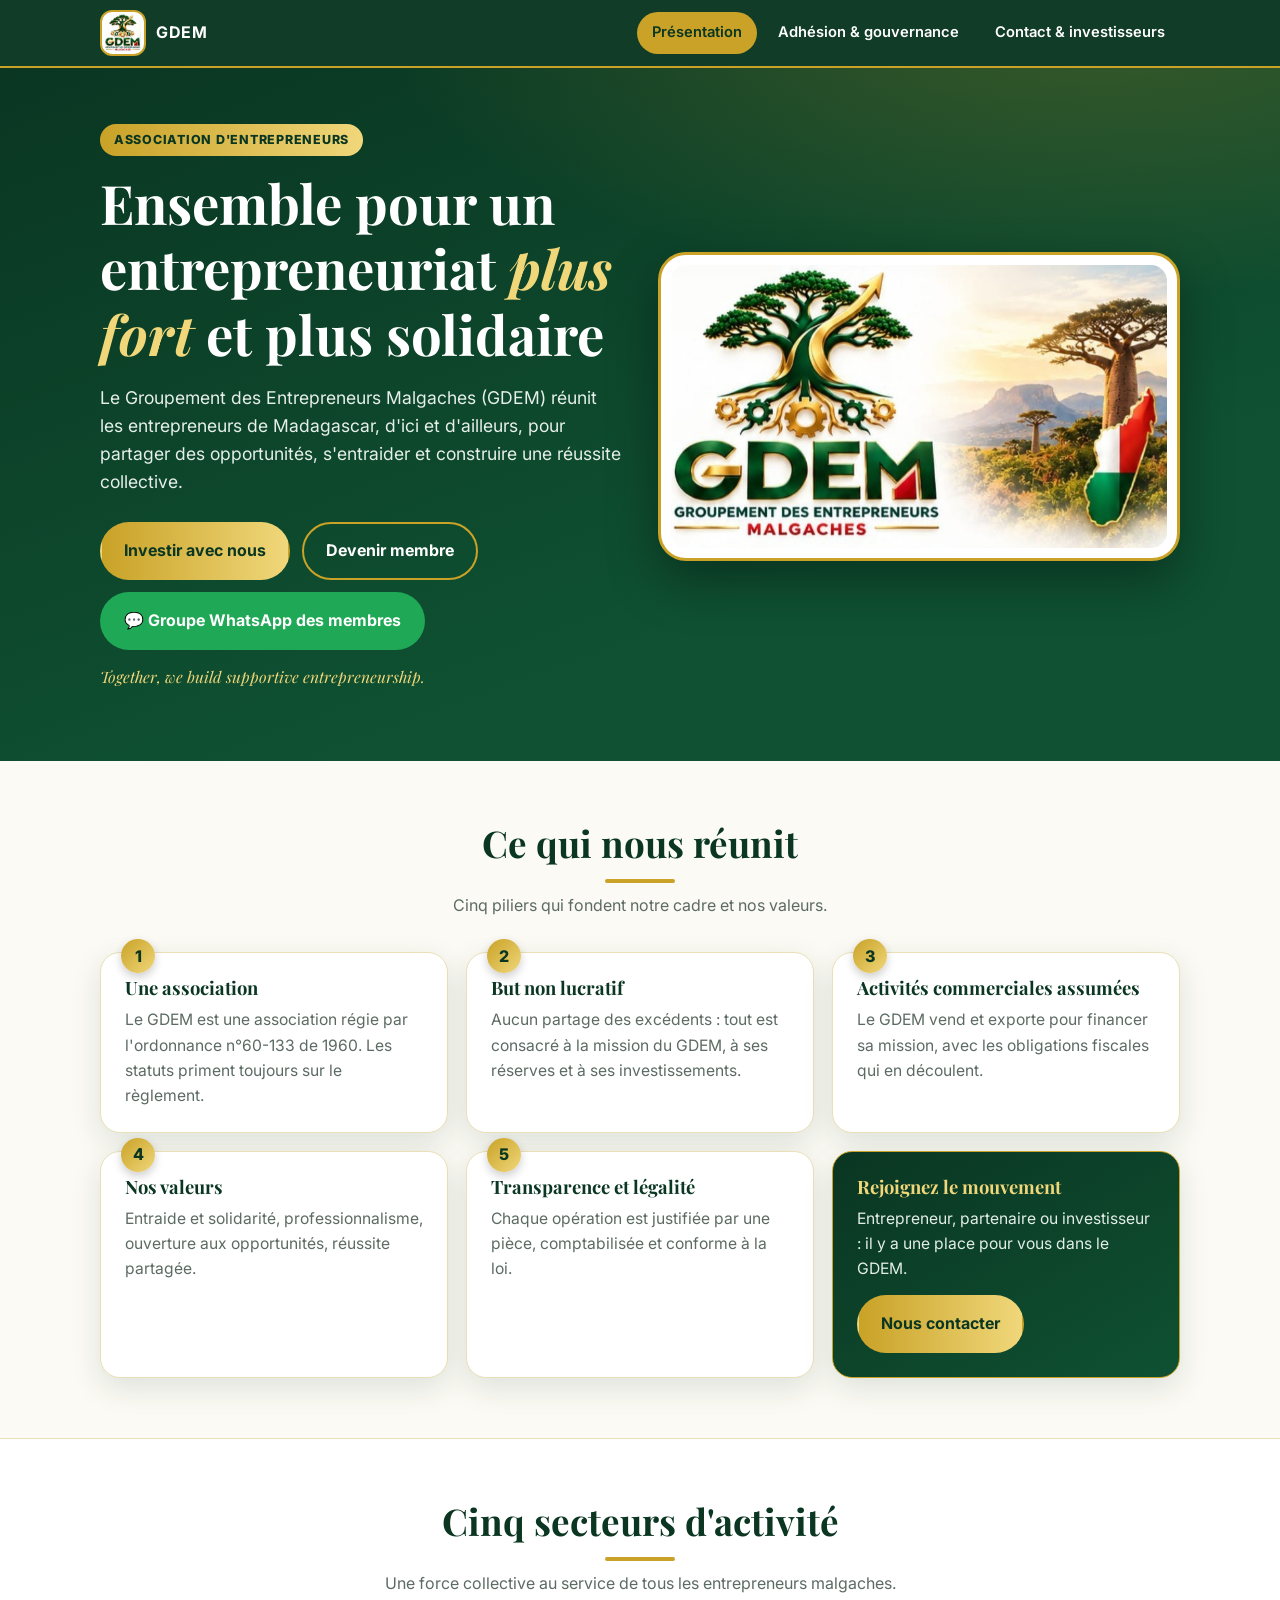
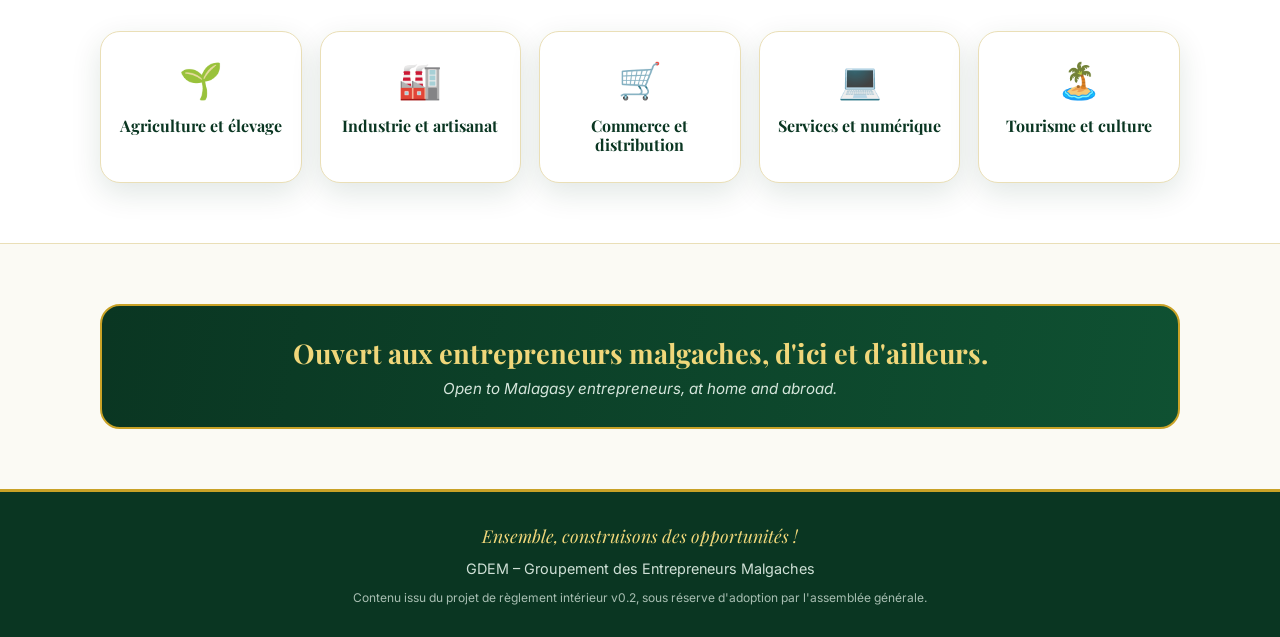
<file: index.html>
<!doctype html>
<html lang="fr">
<head>
<meta charset="utf-8">
<meta name="viewport" content="width=device-width,initial-scale=1">
  <script src="https://cdn.weglot.com/weglot.min.js?init=pk_9013f3a8e0523f62501a3c1ded7d38a3"></script>
<title>GDEM – Groupement des Entrepreneurs Malgaches</title>
<meta name="description" content="Le GDEM rassemble les entrepreneurs malgaches, d'ici et d'ailleurs, autour d'un entrepreneuriat plus fort et plus solidaire. Association à but non lucratif.">
<meta property="og:title" content="GDEM – Groupement des Entrepreneurs Malgaches">
<meta property="og:description" content="Ensemble pour un entrepreneuriat plus fort et plus solidaire.">
<meta property="og:image" content="assets/banniere-gdem.jpg">
<link rel="icon" href="assets/favicon.png">
<link rel="preconnect" href="https://fonts.googleapis.com">
<link rel="preconnect" href="https://fonts.gstatic.com" crossorigin>
<link href="https://fonts.googleapis.com/css2?family=Inter:wght@400;600;700;800&family=Playfair+Display:ital,wght@0,600;0,700;1,500&display=swap" rel="stylesheet">
<link rel="stylesheet" href="style.css">
</head>
<body>

<header class="site">
  <div class="wrap">
    <a class="marque" href="index.html"><img src="assets/logo-gdem.jpg" alt="Logo GDEM"><span>GDEM</span></a>
    <nav class="principal" aria-label="Navigation principale">
      <a href="index.html" aria-current="page">Présentation</a>
      <a href="adhesion.html">Adhésion &amp; gouvernance</a>
      <a href="contact.html">Contact &amp; investisseurs</a>
    </nav>
  </div>
</header>

<main>
  <section class="hero">
    <div class="wrap">
      <div>
        <span class="pastille">Association d'entrepreneurs</span>
        <h1>Ensemble pour un entrepreneuriat <em>plus fort</em> et plus solidaire</h1>
        <p class="lead">Le Groupement des Entrepreneurs Malgaches (GDEM) réunit les entrepreneurs de Madagascar, d'ici et d'ailleurs, pour partager des opportunités, s'entraider et construire une réussite collective.</p>
        <div class="groupe-btn">
          <a class="btn btn-or" href="contact.html">Investir avec nous</a>
          <a class="btn btn-contour" href="adhesion.html">Devenir membre</a>
          <a class="btn btn-wa" href="https://chat.whatsapp.com/DcXFPqYt7xx4uVfMq7KmKy" target="_blank" rel="noopener">💬 Groupe WhatsApp des membres</a>
        </div>
        <p class="en">Together, we build supportive entrepreneurship.</p>
      </div>
      <div class="carte-logo"><img src="assets/banniere-gdem.jpg" alt="GDEM – Groupement des Entrepreneurs Malgaches : baobab, engrenages et carte de Madagascar" width="738" height="422"></div>
    </div>
  </section>

  <section class="bloc">
    <div class="wrap">
      <div class="titre-section">
        <h2>Ce qui nous réunit</h2>
        <div class="filet"></div>
        <p>Cinq piliers qui fondent notre cadre et nos valeurs.</p>
      </div>
      <div class="grille g3">
        <article class="carte"><span class="num">1</span><h3>Une association</h3><p>Le GDEM est une association régie par l'ordonnance n°60-133 de 1960. Les statuts priment toujours sur le règlement.</p></article>
        <article class="carte"><span class="num">2</span><h3>But non lucratif</h3><p>Aucun partage des excédents : tout est consacré à la mission du GDEM, à ses réserves et à ses investissements.</p></article>
        <article class="carte"><span class="num">3</span><h3>Activités commerciales assumées</h3><p>Le GDEM vend et exporte pour financer sa mission, avec les obligations fiscales qui en découlent.</p></article>
        <article class="carte"><span class="num">4</span><h3>Nos valeurs</h3><p>Entraide et solidarité, professionnalisme, ouverture aux opportunités, réussite partagée.</p></article>
        <article class="carte"><span class="num">5</span><h3>Transparence et légalité</h3><p>Chaque opération est justifiée par une pièce, comptabilisée et conforme à la loi.</p></article>
        <article class="carte" style="background:linear-gradient(150deg,var(--vert-fonce),var(--vert));border-color:var(--or)">
          <h3 style="color:var(--or-clair)">Rejoignez le mouvement</h3>
          <p style="color:#e3eee7">Entrepreneur, partenaire ou investisseur : il y a une place pour vous dans le GDEM.</p>
          <p style="margin-top:14px"><a class="btn btn-or" href="contact.html">Nous contacter</a></p>
        </article>
      </div>
    </div>
  </section>

  <section class="bloc alt">
    <div class="wrap">
      <div class="titre-section">
        <h2>Cinq secteurs d'activité</h2>
        <div class="filet"></div>
        <p>Une force collective au service de tous les entrepreneurs malgaches.</p>
      </div>
      <div class="grille g5">
        <article class="carte secteur"><div class="icone" aria-hidden="true">🌱</div><h3>Agriculture et élevage</h3></article>
        <article class="carte secteur"><div class="icone" aria-hidden="true">🏭</div><h3>Industrie et artisanat</h3></article>
        <article class="carte secteur"><div class="icone" aria-hidden="true">🛒</div><h3>Commerce et distribution</h3></article>
        <article class="carte secteur"><div class="icone" aria-hidden="true">💻</div><h3>Services et numérique</h3></article>
        <article class="carte secteur"><div class="icone" aria-hidden="true">🏝️</div><h3>Tourisme et culture</h3></article>
      </div>
    </div>
  </section>

  <section class="bloc">
    <div class="wrap">
      <div class="bandeau">
        <strong>Ouvert aux entrepreneurs malgaches, d'ici et d'ailleurs.</strong>
        <span>Open to Malagasy entrepreneurs, at home and abroad.</span>
      </div>
    </div>
  </section>
</main>

<footer class="site">
  <div class="wrap">
    <div class="devise">Ensemble, construisons des opportunités !</div>
    <div>GDEM – Groupement des Entrepreneurs Malgaches</div>
    <small>Contenu issu du projet de règlement intérieur v0.2, sous réserve d'adoption par l'assemblée générale.</small>
  </div>
</footer>

<div class="barre-appel">
  <a class="b1" href="contact.html">Investir</a>
  <a class="b2" href="https://chat.whatsapp.com/DcXFPqYt7xx4uVfMq7KmKy" target="_blank" rel="noopener">Groupe membres</a>
</div>
</body>
</html>
</file>
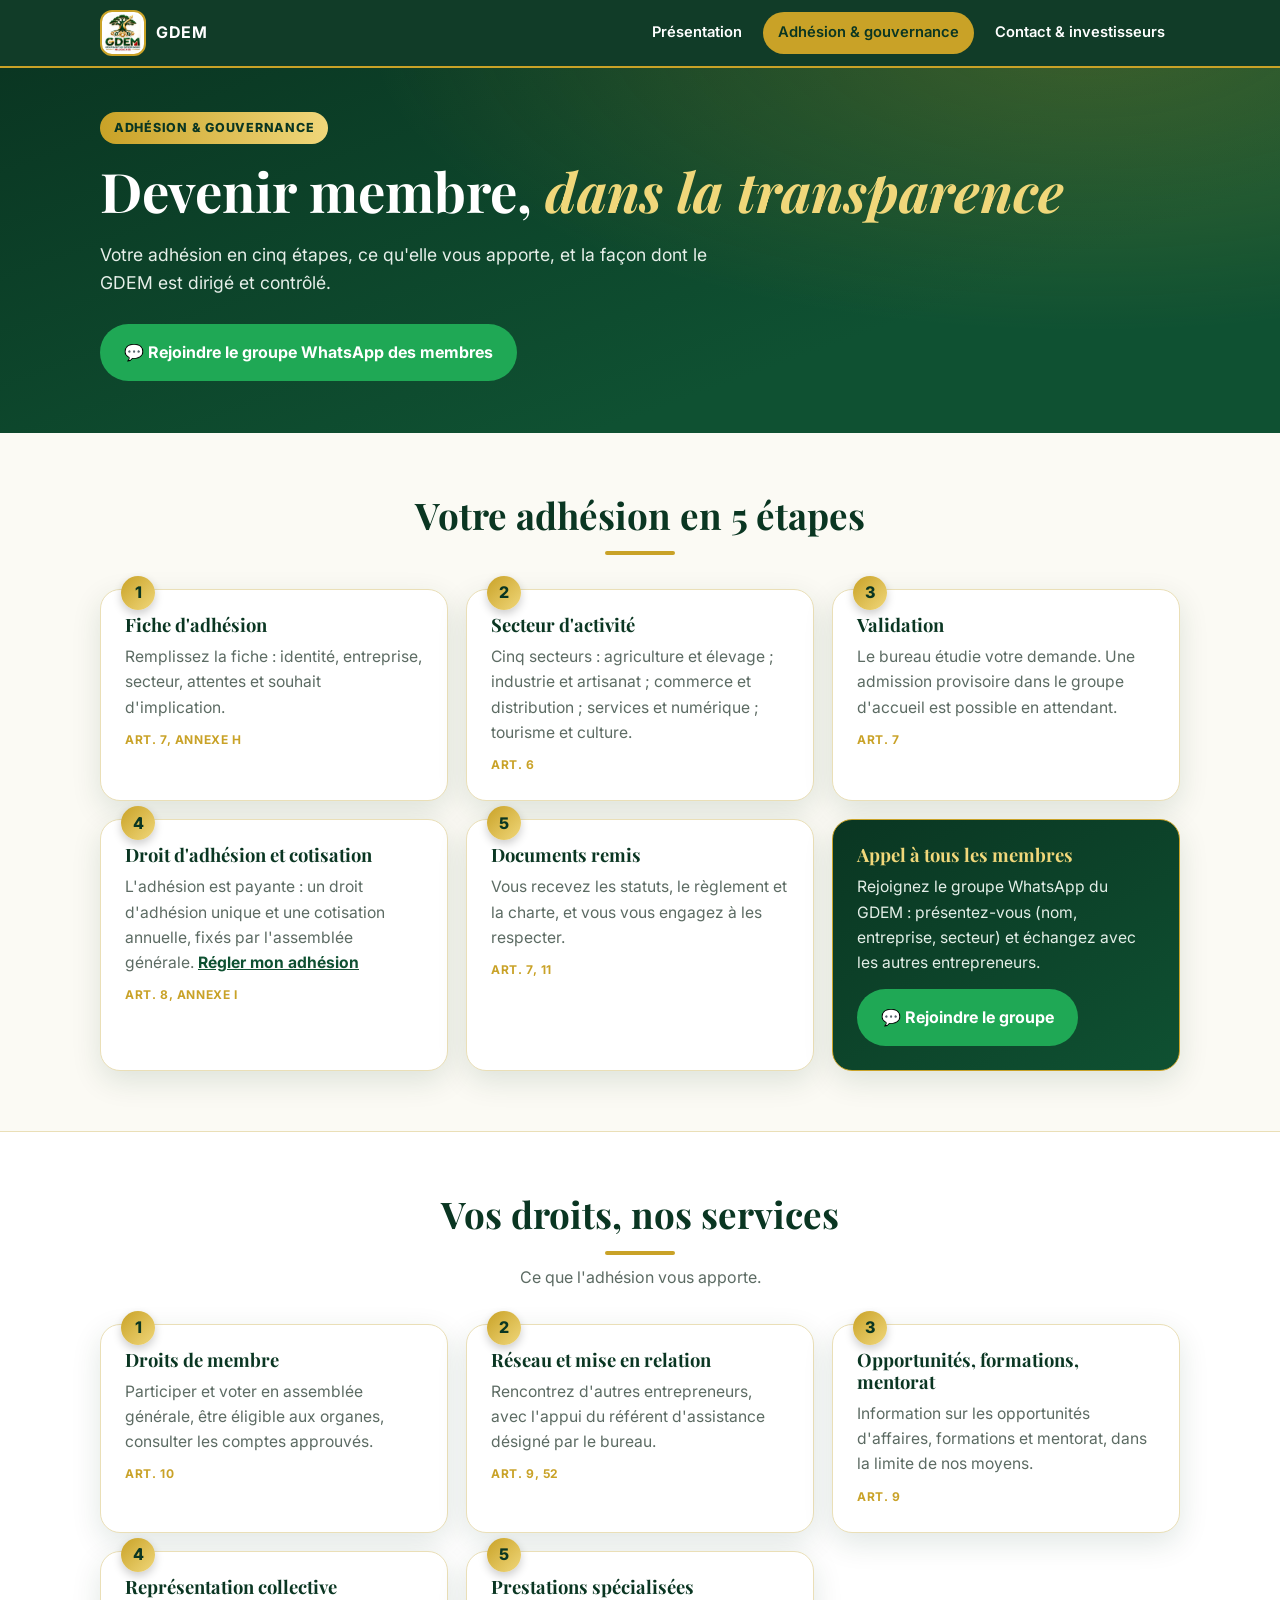
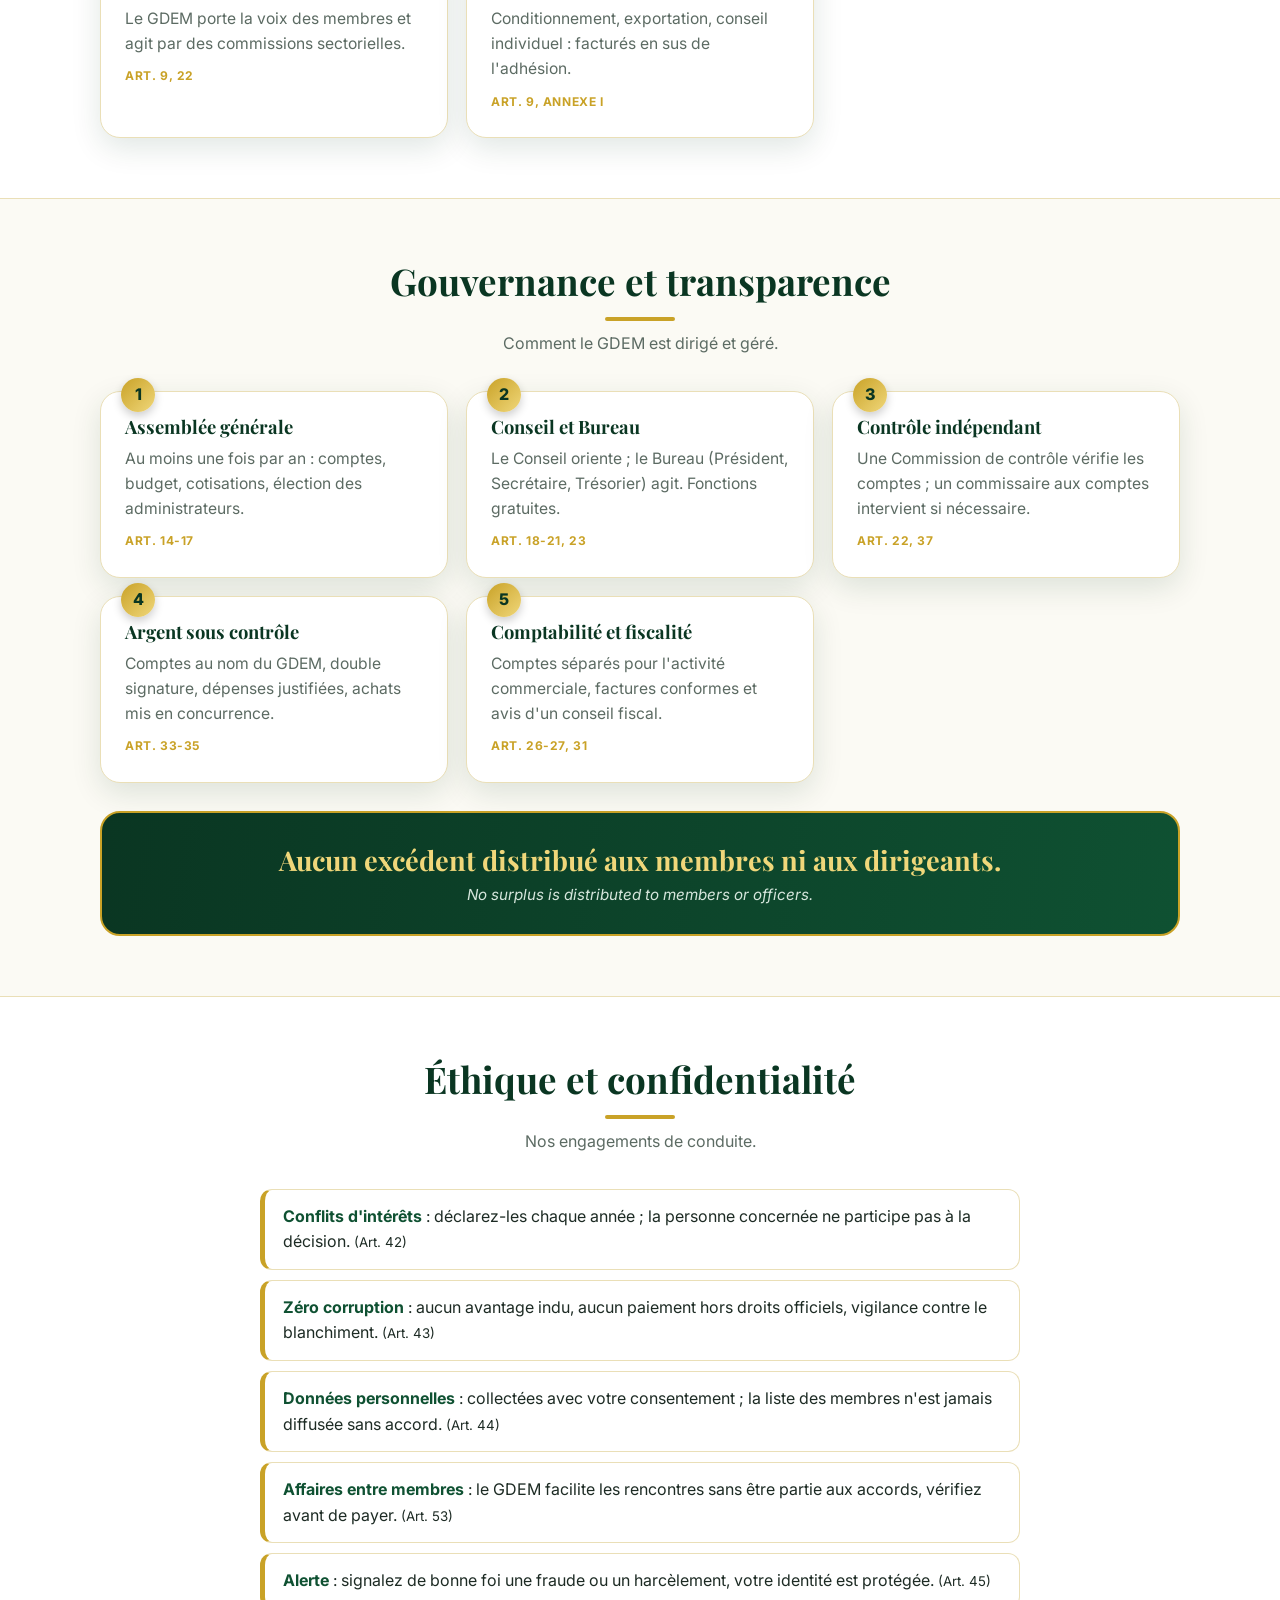
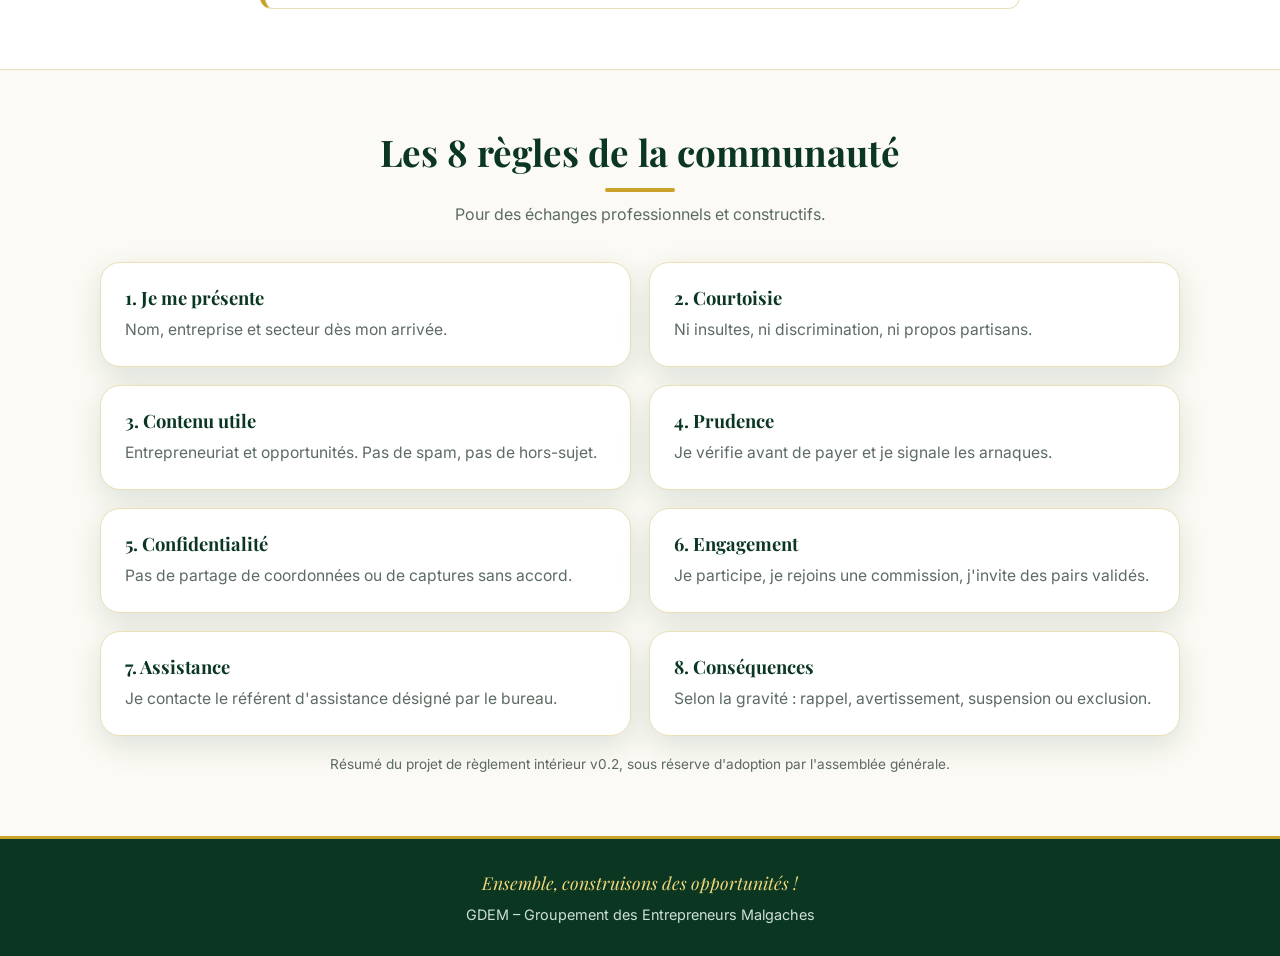
<file: adhesion.html>
<!doctype html>
<html lang="fr">
<head>
<meta charset="utf-8">
<meta name="viewport" content="width=device-width,initial-scale=1">
  <script src="https://cdn.weglot.com/weglot.min.js?init=pk_9013f3a8e0523f62501a3c1ded7d38a3"></script>
<title>Adhésion et gouvernance – GDEM</title>
<meta name="description" content="Comment devenir membre du GDEM, vos droits, la gouvernance transparente et nos engagements éthiques.">
<link rel="icon" href="assets/favicon.png">
<link rel="preconnect" href="https://fonts.googleapis.com">
<link rel="preconnect" href="https://fonts.gstatic.com" crossorigin>
<link href="https://fonts.googleapis.com/css2?family=Inter:wght@400;600;700;800&family=Playfair+Display:ital,wght@0,600;0,700;1,500&display=swap" rel="stylesheet">
<link rel="stylesheet" href="style.css">
</head>
<body>

<header class="site">
  <div class="wrap">
    <a class="marque" href="index.html"><img src="assets/logo-gdem.jpg" alt="Logo GDEM"><span>GDEM</span></a>
    <nav class="principal" aria-label="Navigation principale">
      <a href="index.html">Présentation</a>
      <a href="adhesion.html" aria-current="page">Adhésion &amp; gouvernance</a>
      <a href="contact.html">Contact &amp; investisseurs</a>
    </nav>
  </div>
</header>

<main>
  <section class="hero hero-page">
    <div class="wrap">
      <span class="pastille">Adhésion &amp; gouvernance</span>
      <h1>Devenir membre, <em>dans la transparence</em></h1>
      <p class="lead">Votre adhésion en cinq étapes, ce qu'elle vous apporte, et la façon dont le GDEM est dirigé et contrôlé.</p>
      <div class="groupe-btn">
        <a class="btn btn-wa" href="https://chat.whatsapp.com/DcXFPqYt7xx4uVfMq7KmKy" target="_blank" rel="noopener">💬 Rejoindre le groupe WhatsApp des membres</a>
      </div>
    </div>
  </section>

  <section class="bloc">
    <div class="wrap">
      <div class="titre-section">
        <h2>Votre adhésion en 5 étapes</h2>
        <div class="filet"></div>
      </div>
      <div class="grille g3">
        <article class="carte"><span class="num">1</span><h3>Fiche d'adhésion</h3><p>Remplissez la fiche : identité, entreprise, secteur, attentes et souhait d'implication.</p><span class="art">ART. 7, ANNEXE H</span></article>
        <article class="carte"><span class="num">2</span><h3>Secteur d'activité</h3><p>Cinq secteurs : agriculture et élevage ; industrie et artisanat ; commerce et distribution ; services et numérique ; tourisme et culture.</p><span class="art">ART. 6</span></article>
        <article class="carte"><span class="num">3</span><h3>Validation</h3><p>Le bureau étudie votre demande. Une admission provisoire dans le groupe d'accueil est possible en attendant.</p><span class="art">ART. 7</span></article>
        <article class="carte"><span class="num">4</span><h3>Droit d'adhésion et cotisation</h3><p>L'adhésion est payante : un droit d'adhésion unique et une cotisation annuelle, fixés par l'assemblée générale. <a href="contact.html#paiement" style="color:var(--vert);font-weight:700">Régler mon adhésion</a></p><span class="art">ART. 8, ANNEXE I</span></article>
        <article class="carte"><span class="num">5</span><h3>Documents remis</h3><p>Vous recevez les statuts, le règlement et la charte, et vous vous engagez à les respecter.</p><span class="art">ART. 7, 11</span></article>
        <article class="carte" style="background:linear-gradient(150deg,var(--vert-fonce),var(--vert));border-color:var(--or)">
          <h3 style="color:var(--or-clair)">Appel à tous les membres</h3>
          <p style="color:#e3eee7">Rejoignez le groupe WhatsApp du GDEM : présentez-vous (nom, entreprise, secteur) et échangez avec les autres entrepreneurs.</p>
          <p style="margin-top:14px"><a class="btn btn-wa" href="https://chat.whatsapp.com/DcXFPqYt7xx4uVfMq7KmKy" target="_blank" rel="noopener">💬 Rejoindre le groupe</a></p>
        </article>
      </div>
    </div>
  </section>

  <section class="bloc alt">
    <div class="wrap">
      <div class="titre-section">
        <h2>Vos droits, nos services</h2>
        <div class="filet"></div>
        <p>Ce que l'adhésion vous apporte.</p>
      </div>
      <div class="grille g3">
        <article class="carte"><span class="num">1</span><h3>Droits de membre</h3><p>Participer et voter en assemblée générale, être éligible aux organes, consulter les comptes approuvés.</p><span class="art">ART. 10</span></article>
        <article class="carte"><span class="num">2</span><h3>Réseau et mise en relation</h3><p>Rencontrez d'autres entrepreneurs, avec l'appui du référent d'assistance désigné par le bureau.</p><span class="art">ART. 9, 52</span></article>
        <article class="carte"><span class="num">3</span><h3>Opportunités, formations, mentorat</h3><p>Information sur les opportunités d'affaires, formations et mentorat, dans la limite de nos moyens.</p><span class="art">ART. 9</span></article>
        <article class="carte"><span class="num">4</span><h3>Représentation collective</h3><p>Le GDEM porte la voix des membres et agit par des commissions sectorielles.</p><span class="art">ART. 9, 22</span></article>
        <article class="carte"><span class="num">5</span><h3>Prestations spécialisées</h3><p>Conditionnement, exportation, conseil individuel : facturés en sus de l'adhésion.</p><span class="art">ART. 9, ANNEXE I</span></article>
      </div>
    </div>
  </section>

  <section class="bloc">
    <div class="wrap">
      <div class="titre-section">
        <h2>Gouvernance et transparence</h2>
        <div class="filet"></div>
        <p>Comment le GDEM est dirigé et géré.</p>
      </div>
      <div class="grille g3">
        <article class="carte"><span class="num">1</span><h3>Assemblée générale</h3><p>Au moins une fois par an : comptes, budget, cotisations, élection des administrateurs.</p><span class="art">ART. 14-17</span></article>
        <article class="carte"><span class="num">2</span><h3>Conseil et Bureau</h3><p>Le Conseil oriente ; le Bureau (Président, Secrétaire, Trésorier) agit. Fonctions gratuites.</p><span class="art">ART. 18-21, 23</span></article>
        <article class="carte"><span class="num">3</span><h3>Contrôle indépendant</h3><p>Une Commission de contrôle vérifie les comptes ; un commissaire aux comptes intervient si nécessaire.</p><span class="art">ART. 22, 37</span></article>
        <article class="carte"><span class="num">4</span><h3>Argent sous contrôle</h3><p>Comptes au nom du GDEM, double signature, dépenses justifiées, achats mis en concurrence.</p><span class="art">ART. 33-35</span></article>
        <article class="carte"><span class="num">5</span><h3>Comptabilité et fiscalité</h3><p>Comptes séparés pour l'activité commerciale, factures conformes et avis d'un conseil fiscal.</p><span class="art">ART. 26-27, 31</span></article>
      </div>
      <div style="margin-top:28px" class="bandeau">
        <strong>Aucun excédent distribué aux membres ni aux dirigeants.</strong>
        <span>No surplus is distributed to members or officers.</span>
      </div>
    </div>
  </section>

  <section class="bloc alt">
    <div class="wrap">
      <div class="titre-section">
        <h2>Éthique et confidentialité</h2>
        <div class="filet"></div>
        <p>Nos engagements de conduite.</p>
      </div>
      <ul class="liste-ok">
        <li><b>Conflits d'intérêts</b> : déclarez-les chaque année ; la personne concernée ne participe pas à la décision. <small>(Art. 42)</small></li>
        <li><b>Zéro corruption</b> : aucun avantage indu, aucun paiement hors droits officiels, vigilance contre le blanchiment. <small>(Art. 43)</small></li>
        <li><b>Données personnelles</b> : collectées avec votre consentement ; la liste des membres n'est jamais diffusée sans accord. <small>(Art. 44)</small></li>
        <li><b>Affaires entre membres</b> : le GDEM facilite les rencontres sans être partie aux accords, vérifiez avant de payer. <small>(Art. 53)</small></li>
        <li><b>Alerte</b> : signalez de bonne foi une fraude ou un harcèlement, votre identité est protégée. <small>(Art. 45)</small></li>
      </ul>
    </div>
  </section>

  <section class="bloc">
    <div class="wrap">
      <div class="titre-section">
        <h2>Les 8 règles de la communauté</h2>
        <div class="filet"></div>
        <p>Pour des échanges professionnels et constructifs.</p>
      </div>
      <div class="grille g2">
        <article class="carte"><h3>1. Je me présente</h3><p>Nom, entreprise et secteur dès mon arrivée.</p></article>
        <article class="carte"><h3>2. Courtoisie</h3><p>Ni insultes, ni discrimination, ni propos partisans.</p></article>
        <article class="carte"><h3>3. Contenu utile</h3><p>Entrepreneuriat et opportunités. Pas de spam, pas de hors-sujet.</p></article>
        <article class="carte"><h3>4. Prudence</h3><p>Je vérifie avant de payer et je signale les arnaques.</p></article>
        <article class="carte"><h3>5. Confidentialité</h3><p>Pas de partage de coordonnées ou de captures sans accord.</p></article>
        <article class="carte"><h3>6. Engagement</h3><p>Je participe, je rejoins une commission, j'invite des pairs validés.</p></article>
        <article class="carte"><h3>7. Assistance</h3><p>Je contacte le référent d'assistance désigné par le bureau.</p></article>
        <article class="carte"><h3>8. Conséquences</h3><p>Selon la gravité : rappel, avertissement, suspension ou exclusion.</p></article>
      </div>
      <p class="note">Résumé du projet de règlement intérieur v0.2, sous réserve d'adoption par l'assemblée générale.</p>
    </div>
  </section>
</main>

<footer class="site">
  <div class="wrap">
    <div class="devise">Ensemble, construisons des opportunités !</div>
    <div>GDEM – Groupement des Entrepreneurs Malgaches</div>
  </div>
</footer>

<div class="barre-appel">
  <a class="b1" href="contact.html">Investir</a>
  <a class="b2" href="https://chat.whatsapp.com/DcXFPqYt7xx4uVfMq7KmKy" target="_blank" rel="noopener">Groupe membres</a>
</div>
</body>
</html>
</file>
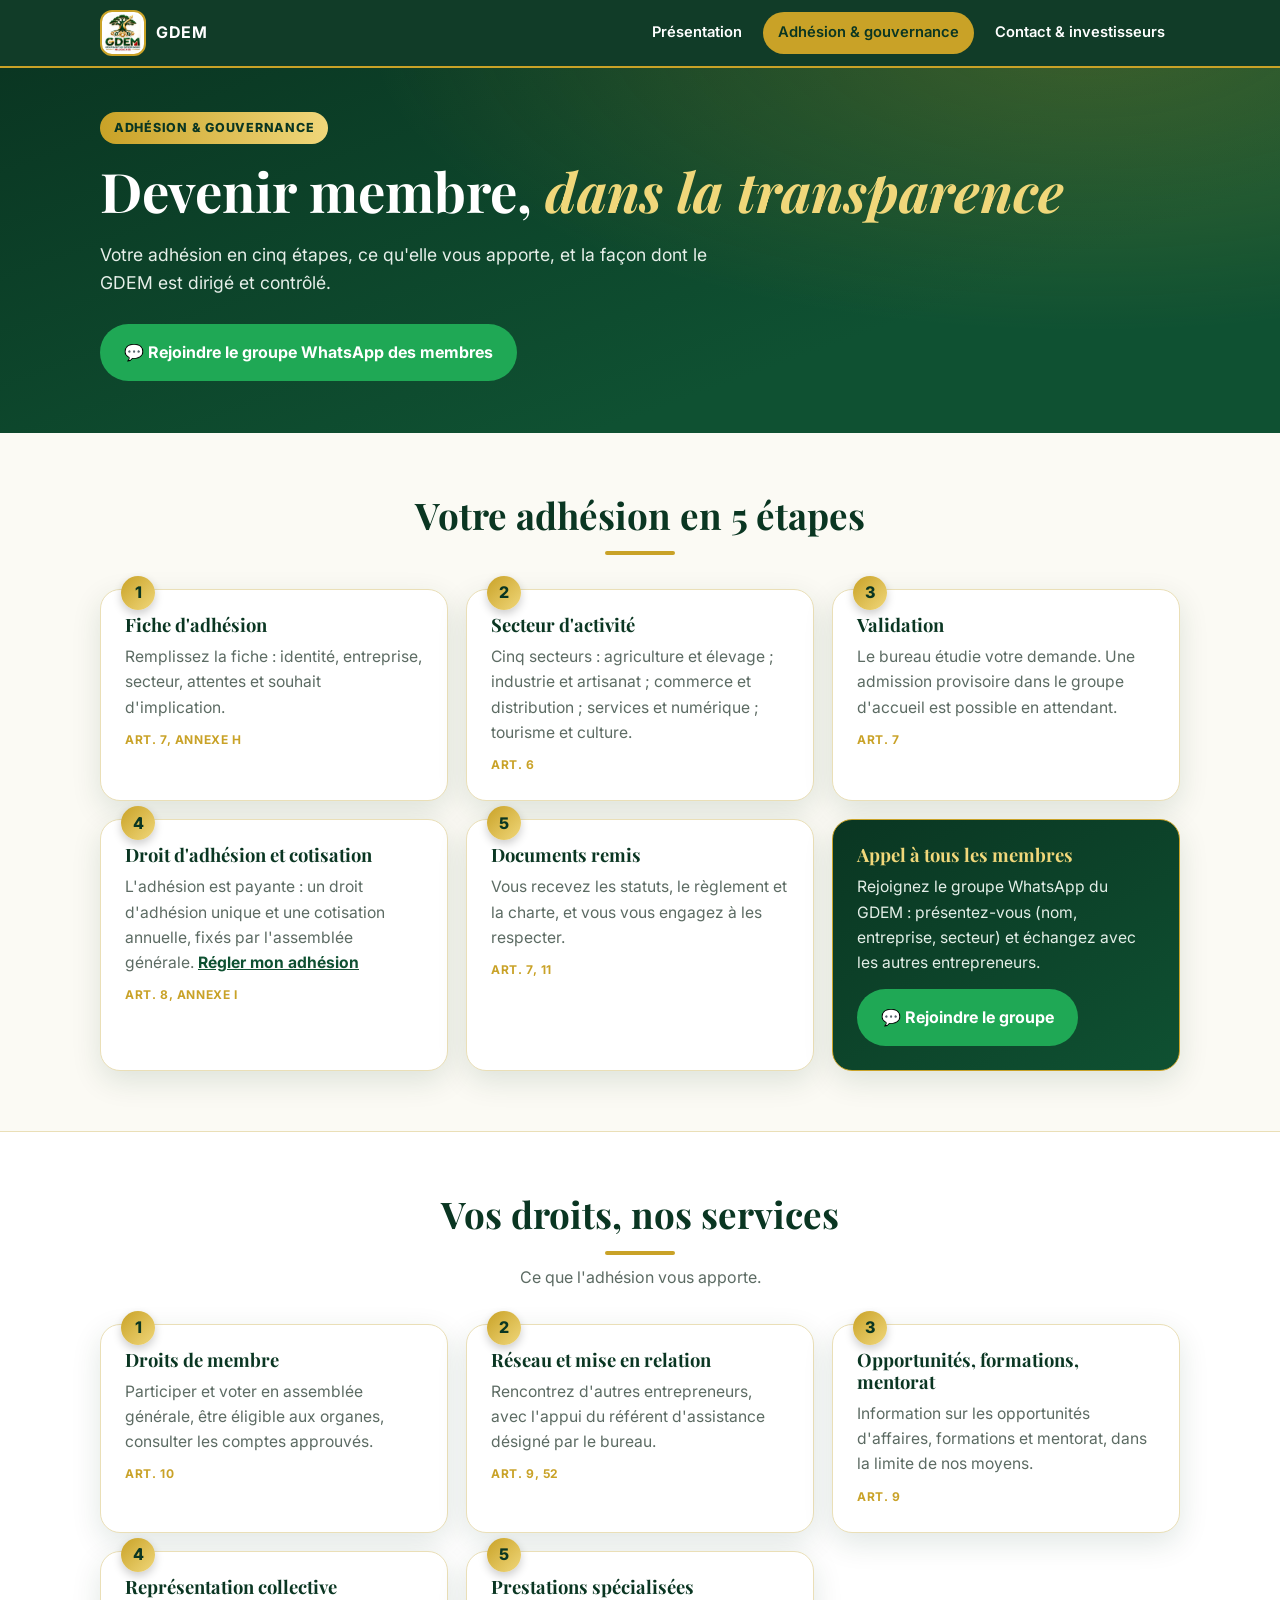
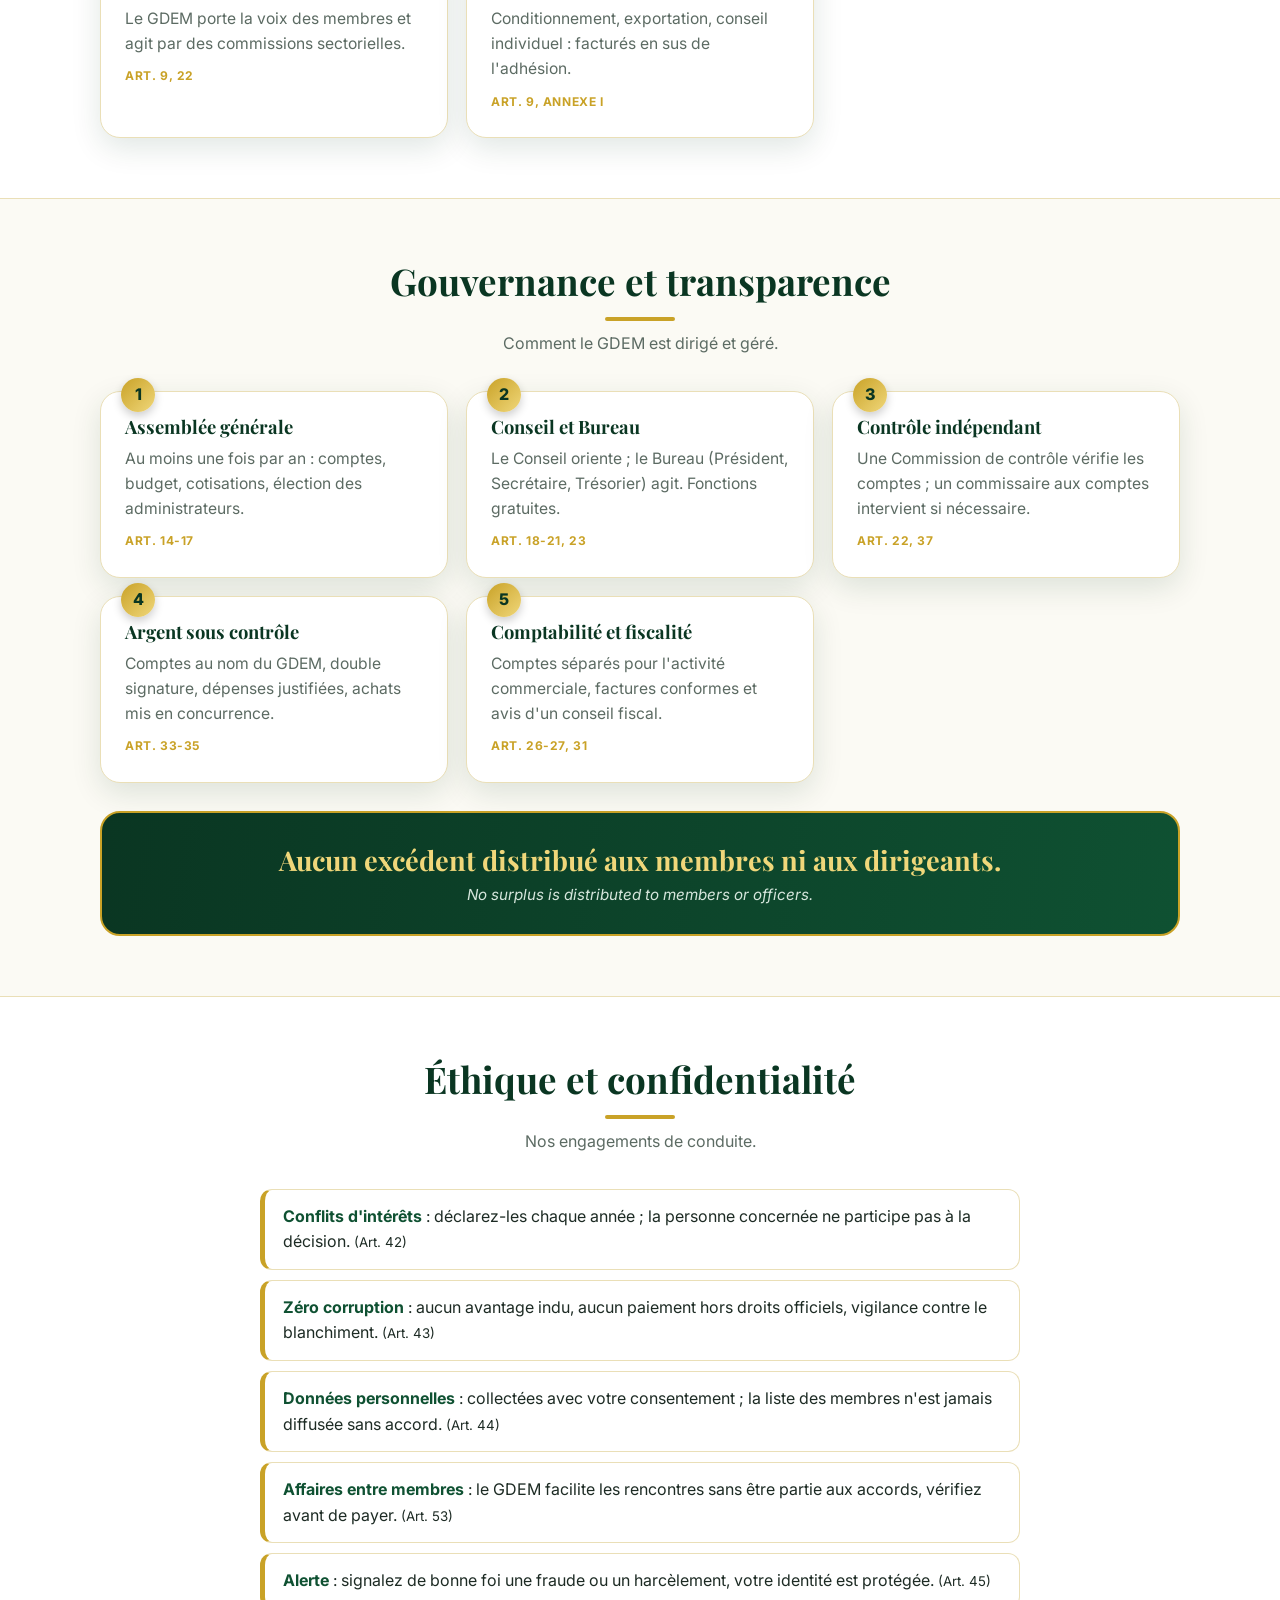
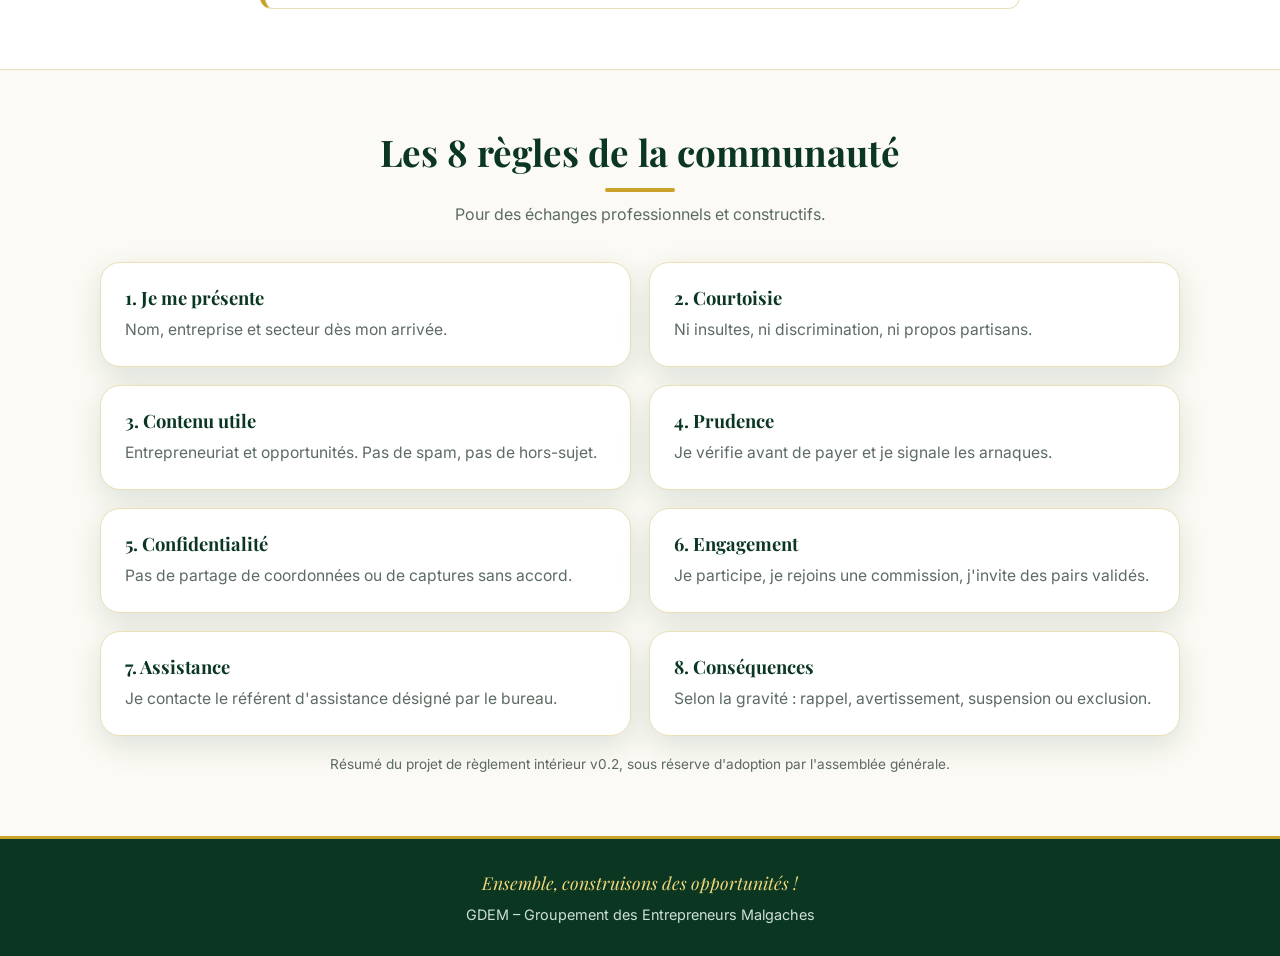
<file: adhesion[1].html>
<!doctype html>
<html lang="fr">
<head>
<meta charset="utf-8">
<meta name="viewport" content="width=device-width,initial-scale=1">
<title>Adhésion et gouvernance – GDEM</title>
<meta name="description" content="Comment devenir membre du GDEM, vos droits, la gouvernance transparente et nos engagements éthiques.">
<link rel="icon" href="assets/favicon.png">
<link rel="preconnect" href="https://fonts.googleapis.com">
<link rel="preconnect" href="https://fonts.gstatic.com" crossorigin>
<link href="https://fonts.googleapis.com/css2?family=Inter:wght@400;600;700;800&family=Playfair+Display:ital,wght@0,600;0,700;1,500&display=swap" rel="stylesheet">
<link rel="stylesheet" href="style.css">
</head>
<body>

<header class="site">
  <div class="wrap">
    <a class="marque" href="index.html"><img src="assets/logo-gdem.jpg" alt="Logo GDEM"><span>GDEM</span></a>
    <nav class="principal" aria-label="Navigation principale">
      <a href="index.html">Présentation</a>
      <a href="adhesion.html" aria-current="page">Adhésion &amp; gouvernance</a>
      <a href="contact.html">Contact &amp; investisseurs</a>
    </nav>
  </div>
</header>

<main>
  <section class="hero hero-page">
    <div class="wrap">
      <span class="pastille">Adhésion &amp; gouvernance</span>
      <h1>Devenir membre, <em>dans la transparence</em></h1>
      <p class="lead">Votre adhésion en cinq étapes, ce qu'elle vous apporte, et la façon dont le GDEM est dirigé et contrôlé.</p>
      <div class="groupe-btn">
        <a class="btn btn-wa" href="https://chat.whatsapp.com/DcXFPqYt7xx4uVfMq7KmKy" target="_blank" rel="noopener">💬 Rejoindre le groupe WhatsApp des membres</a>
      </div>
    </div>
  </section>

  <section class="bloc">
    <div class="wrap">
      <div class="titre-section">
        <h2>Votre adhésion en 5 étapes</h2>
        <div class="filet"></div>
      </div>
      <div class="grille g3">
        <article class="carte"><span class="num">1</span><h3>Fiche d'adhésion</h3><p>Remplissez la fiche : identité, entreprise, secteur, attentes et souhait d'implication.</p><span class="art">ART. 7, ANNEXE H</span></article>
        <article class="carte"><span class="num">2</span><h3>Secteur d'activité</h3><p>Cinq secteurs : agriculture et élevage ; industrie et artisanat ; commerce et distribution ; services et numérique ; tourisme et culture.</p><span class="art">ART. 6</span></article>
        <article class="carte"><span class="num">3</span><h3>Validation</h3><p>Le bureau étudie votre demande. Une admission provisoire dans le groupe d'accueil est possible en attendant.</p><span class="art">ART. 7</span></article>
        <article class="carte"><span class="num">4</span><h3>Droit d'adhésion et cotisation</h3><p>L'adhésion est payante : un droit d'adhésion unique et une cotisation annuelle, fixés par l'assemblée générale. <a href="contact.html#paiement" style="color:var(--vert);font-weight:700">Régler mon adhésion</a></p><span class="art">ART. 8, ANNEXE I</span></article>
        <article class="carte"><span class="num">5</span><h3>Documents remis</h3><p>Vous recevez les statuts, le règlement et la charte, et vous vous engagez à les respecter.</p><span class="art">ART. 7, 11</span></article>
        <article class="carte" style="background:linear-gradient(150deg,var(--vert-fonce),var(--vert));border-color:var(--or)">
          <h3 style="color:var(--or-clair)">Appel à tous les membres</h3>
          <p style="color:#e3eee7">Rejoignez le groupe WhatsApp du GDEM : présentez-vous (nom, entreprise, secteur) et échangez avec les autres entrepreneurs.</p>
          <p style="margin-top:14px"><a class="btn btn-wa" href="https://chat.whatsapp.com/DcXFPqYt7xx4uVfMq7KmKy" target="_blank" rel="noopener">💬 Rejoindre le groupe</a></p>
        </article>
      </div>
    </div>
  </section>

  <section class="bloc alt">
    <div class="wrap">
      <div class="titre-section">
        <h2>Vos droits, nos services</h2>
        <div class="filet"></div>
        <p>Ce que l'adhésion vous apporte.</p>
      </div>
      <div class="grille g3">
        <article class="carte"><span class="num">1</span><h3>Droits de membre</h3><p>Participer et voter en assemblée générale, être éligible aux organes, consulter les comptes approuvés.</p><span class="art">ART. 10</span></article>
        <article class="carte"><span class="num">2</span><h3>Réseau et mise en relation</h3><p>Rencontrez d'autres entrepreneurs, avec l'appui du référent d'assistance désigné par le bureau.</p><span class="art">ART. 9, 52</span></article>
        <article class="carte"><span class="num">3</span><h3>Opportunités, formations, mentorat</h3><p>Information sur les opportunités d'affaires, formations et mentorat, dans la limite de nos moyens.</p><span class="art">ART. 9</span></article>
        <article class="carte"><span class="num">4</span><h3>Représentation collective</h3><p>Le GDEM porte la voix des membres et agit par des commissions sectorielles.</p><span class="art">ART. 9, 22</span></article>
        <article class="carte"><span class="num">5</span><h3>Prestations spécialisées</h3><p>Conditionnement, exportation, conseil individuel : facturés en sus de l'adhésion.</p><span class="art">ART. 9, ANNEXE I</span></article>
      </div>
    </div>
  </section>

  <section class="bloc">
    <div class="wrap">
      <div class="titre-section">
        <h2>Gouvernance et transparence</h2>
        <div class="filet"></div>
        <p>Comment le GDEM est dirigé et géré.</p>
      </div>
      <div class="grille g3">
        <article class="carte"><span class="num">1</span><h3>Assemblée générale</h3><p>Au moins une fois par an : comptes, budget, cotisations, élection des administrateurs.</p><span class="art">ART. 14-17</span></article>
        <article class="carte"><span class="num">2</span><h3>Conseil et Bureau</h3><p>Le Conseil oriente ; le Bureau (Président, Secrétaire, Trésorier) agit. Fonctions gratuites.</p><span class="art">ART. 18-21, 23</span></article>
        <article class="carte"><span class="num">3</span><h3>Contrôle indépendant</h3><p>Une Commission de contrôle vérifie les comptes ; un commissaire aux comptes intervient si nécessaire.</p><span class="art">ART. 22, 37</span></article>
        <article class="carte"><span class="num">4</span><h3>Argent sous contrôle</h3><p>Comptes au nom du GDEM, double signature, dépenses justifiées, achats mis en concurrence.</p><span class="art">ART. 33-35</span></article>
        <article class="carte"><span class="num">5</span><h3>Comptabilité et fiscalité</h3><p>Comptes séparés pour l'activité commerciale, factures conformes et avis d'un conseil fiscal.</p><span class="art">ART. 26-27, 31</span></article>
      </div>
      <div style="margin-top:28px" class="bandeau">
        <strong>Aucun excédent distribué aux membres ni aux dirigeants.</strong>
        <span>No surplus is distributed to members or officers.</span>
      </div>
    </div>
  </section>

  <section class="bloc alt">
    <div class="wrap">
      <div class="titre-section">
        <h2>Éthique et confidentialité</h2>
        <div class="filet"></div>
        <p>Nos engagements de conduite.</p>
      </div>
      <ul class="liste-ok">
        <li><b>Conflits d'intérêts</b> : déclarez-les chaque année ; la personne concernée ne participe pas à la décision. <small>(Art. 42)</small></li>
        <li><b>Zéro corruption</b> : aucun avantage indu, aucun paiement hors droits officiels, vigilance contre le blanchiment. <small>(Art. 43)</small></li>
        <li><b>Données personnelles</b> : collectées avec votre consentement ; la liste des membres n'est jamais diffusée sans accord. <small>(Art. 44)</small></li>
        <li><b>Affaires entre membres</b> : le GDEM facilite les rencontres sans être partie aux accords, vérifiez avant de payer. <small>(Art. 53)</small></li>
        <li><b>Alerte</b> : signalez de bonne foi une fraude ou un harcèlement, votre identité est protégée. <small>(Art. 45)</small></li>
      </ul>
    </div>
  </section>

  <section class="bloc">
    <div class="wrap">
      <div class="titre-section">
        <h2>Les 8 règles de la communauté</h2>
        <div class="filet"></div>
        <p>Pour des échanges professionnels et constructifs.</p>
      </div>
      <div class="grille g2">
        <article class="carte"><h3>1. Je me présente</h3><p>Nom, entreprise et secteur dès mon arrivée.</p></article>
        <article class="carte"><h3>2. Courtoisie</h3><p>Ni insultes, ni discrimination, ni propos partisans.</p></article>
        <article class="carte"><h3>3. Contenu utile</h3><p>Entrepreneuriat et opportunités. Pas de spam, pas de hors-sujet.</p></article>
        <article class="carte"><h3>4. Prudence</h3><p>Je vérifie avant de payer et je signale les arnaques.</p></article>
        <article class="carte"><h3>5. Confidentialité</h3><p>Pas de partage de coordonnées ou de captures sans accord.</p></article>
        <article class="carte"><h3>6. Engagement</h3><p>Je participe, je rejoins une commission, j'invite des pairs validés.</p></article>
        <article class="carte"><h3>7. Assistance</h3><p>Je contacte le référent d'assistance désigné par le bureau.</p></article>
        <article class="carte"><h3>8. Conséquences</h3><p>Selon la gravité : rappel, avertissement, suspension ou exclusion.</p></article>
      </div>
      <p class="note">Résumé du projet de règlement intérieur v0.2, sous réserve d'adoption par l'assemblée générale.</p>
    </div>
  </section>
</main>

<footer class="site">
  <div class="wrap">
    <div class="devise">Ensemble, construisons des opportunités !</div>
    <div>GDEM – Groupement des Entrepreneurs Malgaches</div>
  </div>
</footer>

<div class="barre-appel">
  <a class="b1" href="contact.html">Investir</a>
  <a class="b2" href="https://chat.whatsapp.com/DcXFPqYt7xx4uVfMq7KmKy" target="_blank" rel="noopener">Groupe membres</a>
</div>
</body>
</html>
</file>
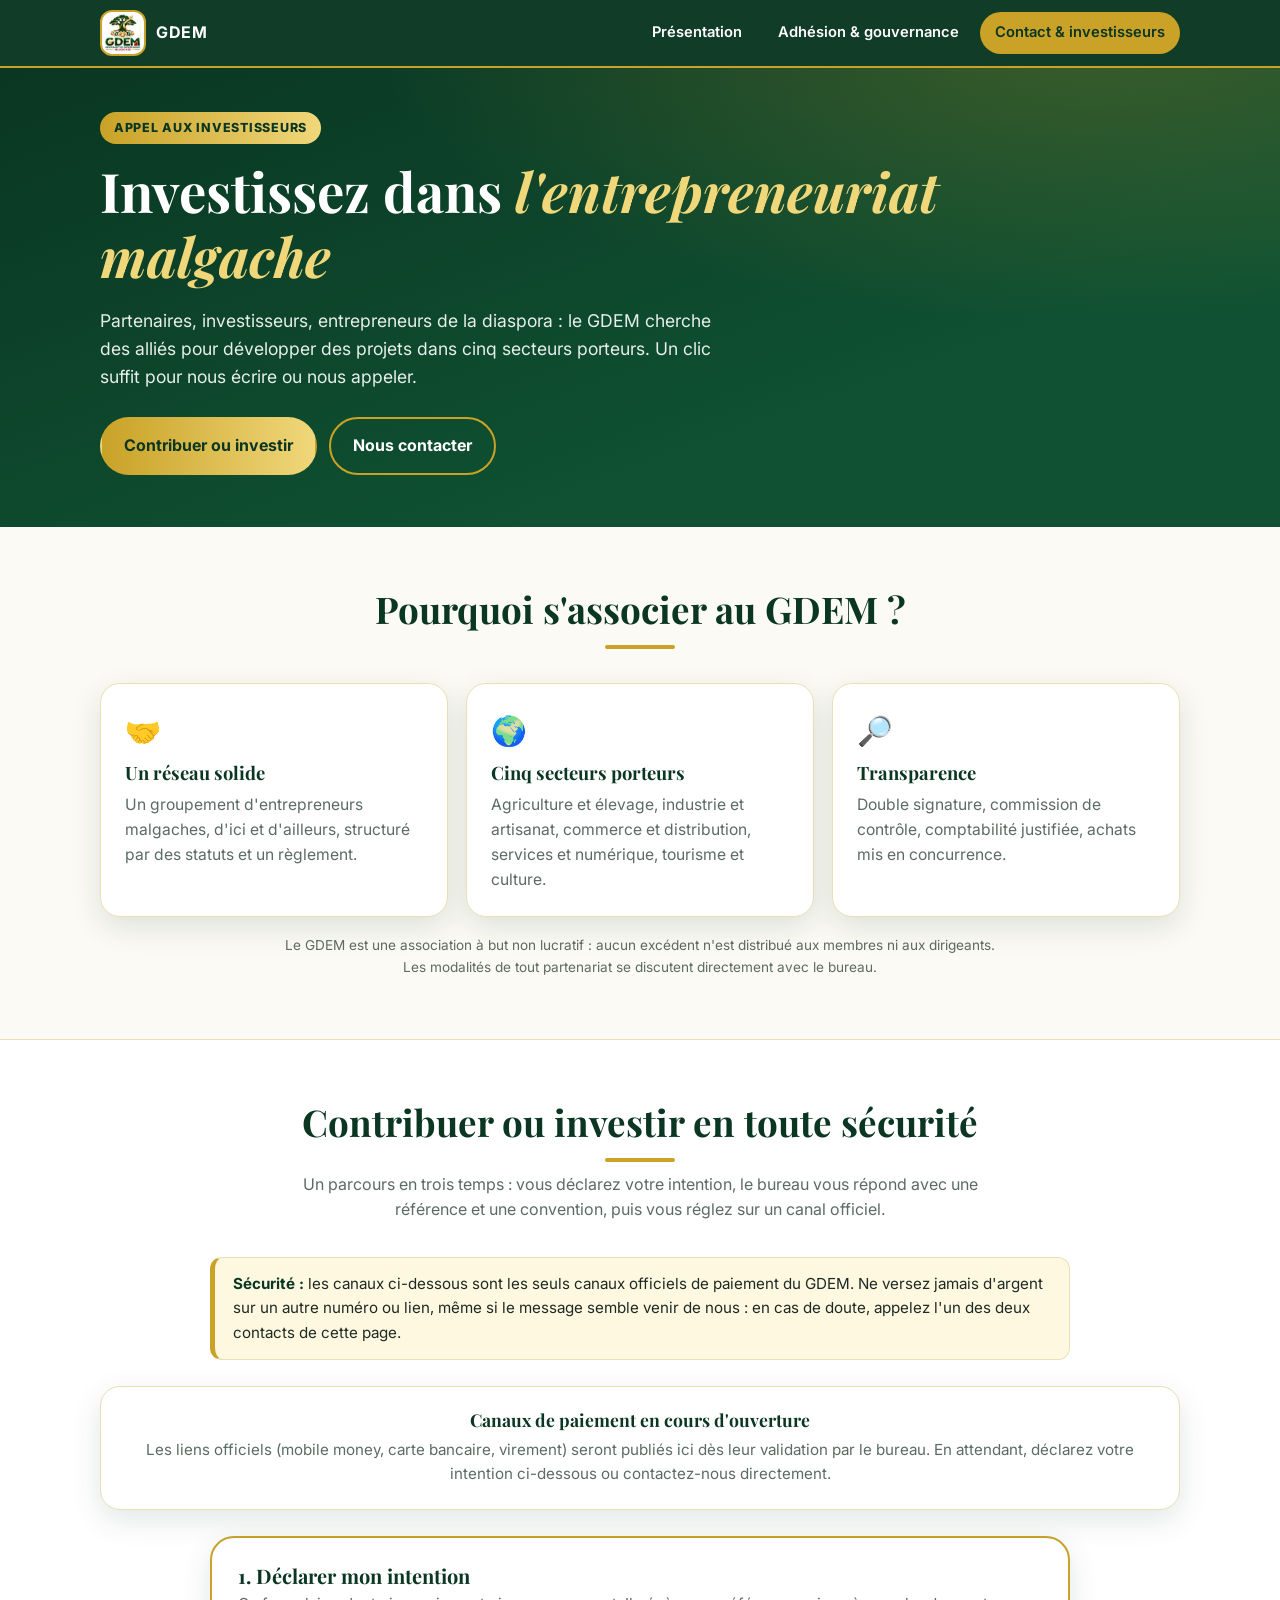
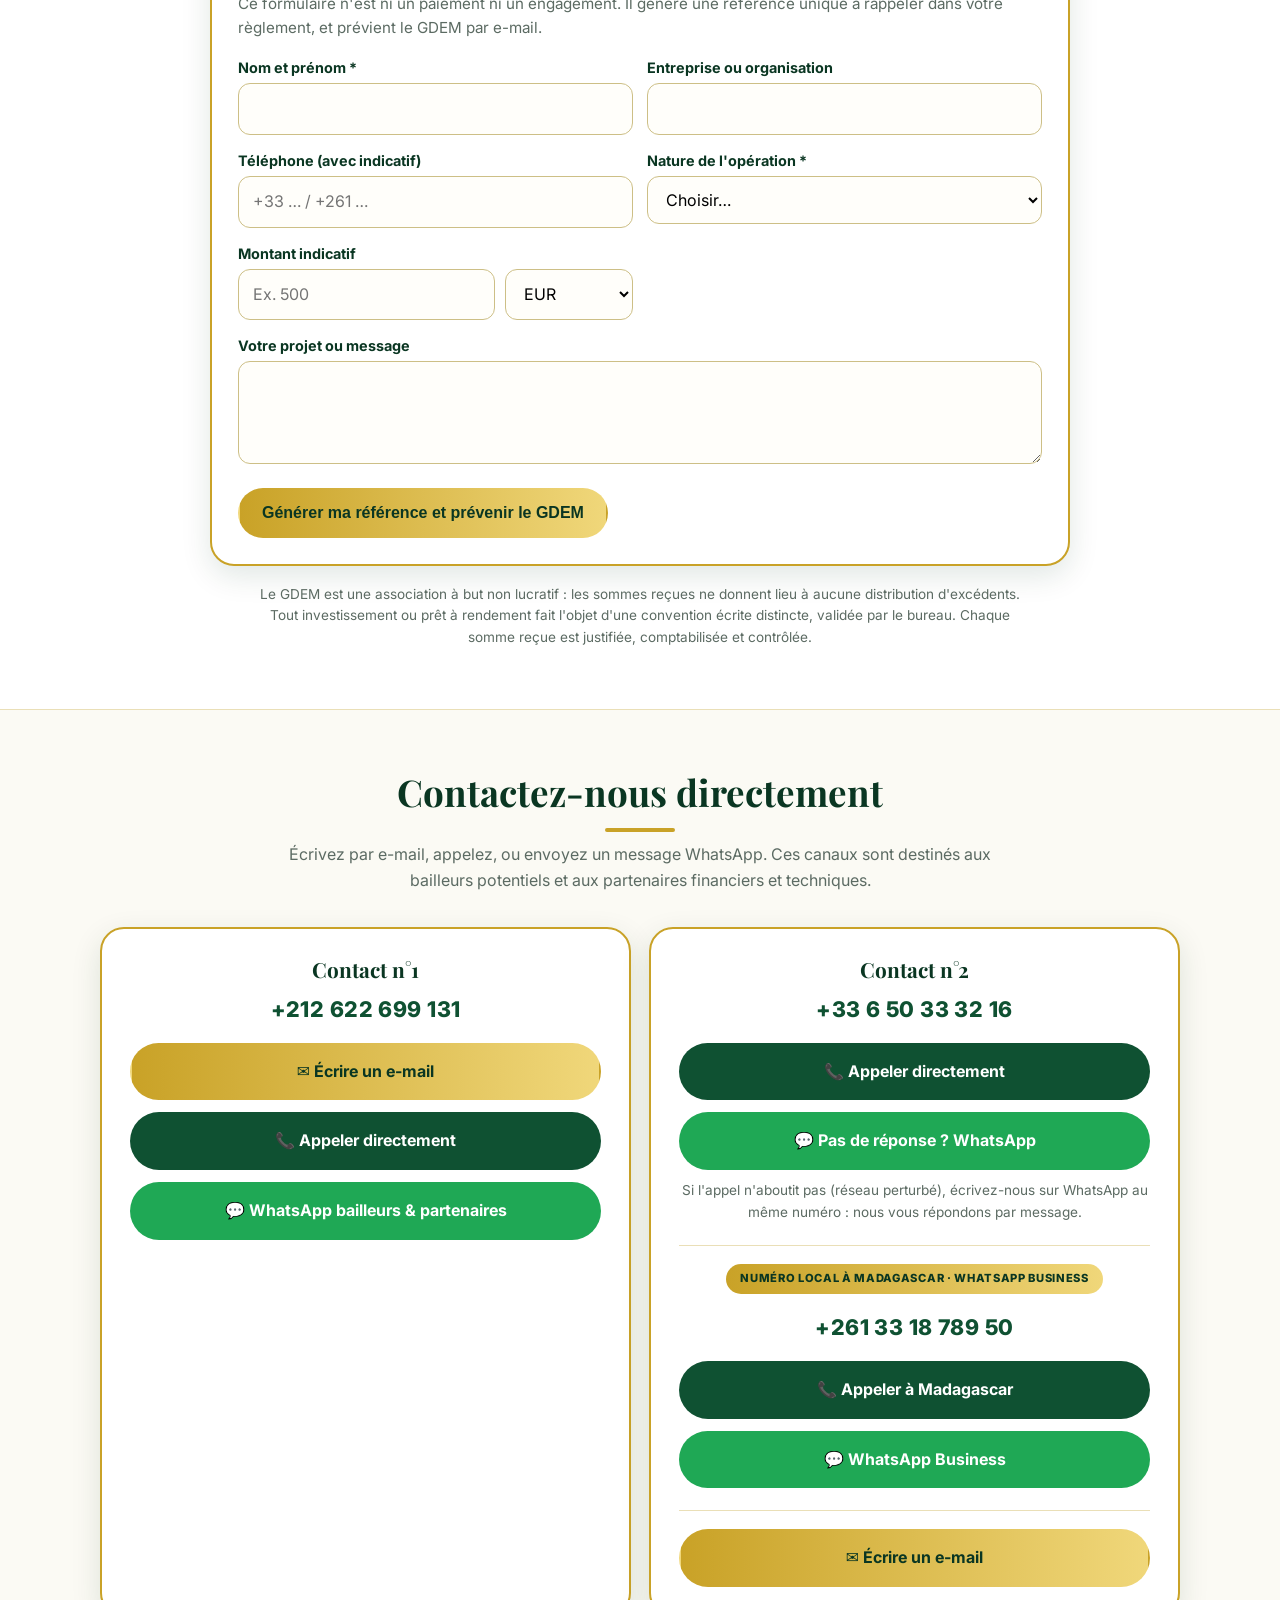
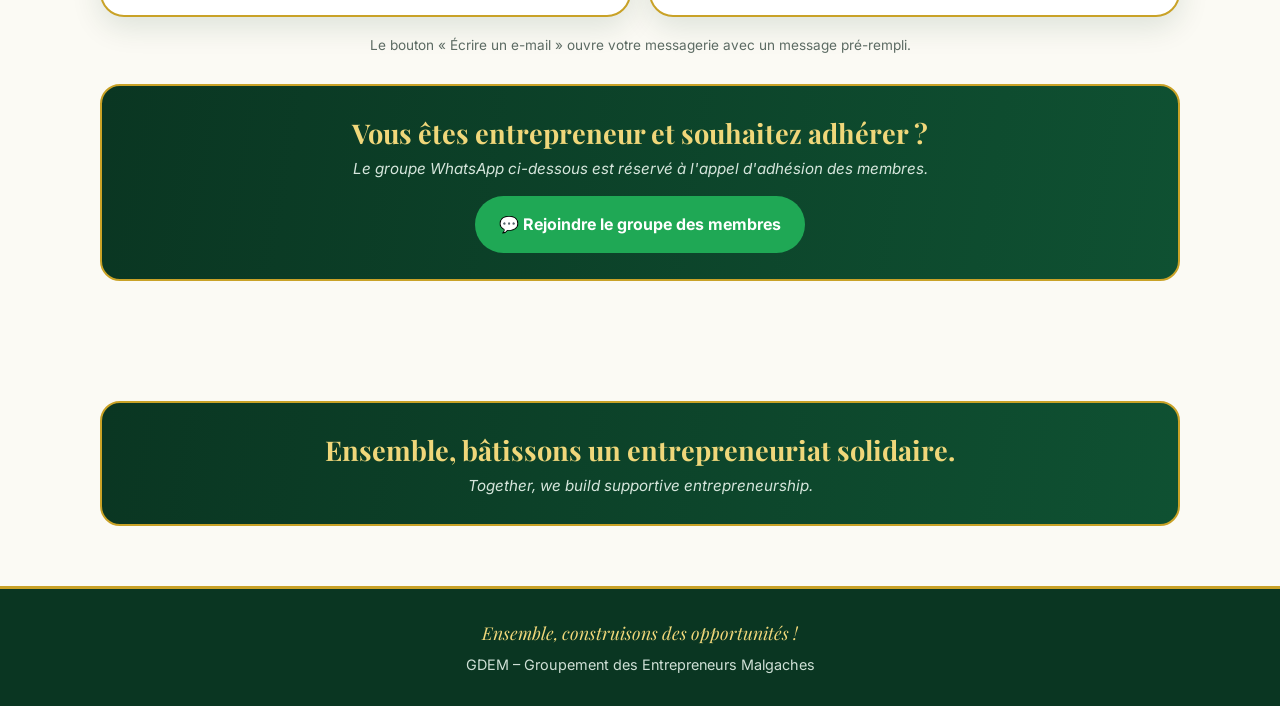
<file: contact.html>
<!doctype html>
<html lang="fr">
<head>
<meta charset="utf-8">
<meta name="viewport" content="width=device-width,initial-scale=1">
  <script src="https://cdn.weglot.com/weglot.min.js?init=pk_9013f3a8e0523f62501a3c1ded7d38a3"></script>
<title>Contact et investisseurs – GDEM</title>
<meta name="description" content="Investisseurs et partenaires : rejoignez le GDEM. Écrivez-nous, appelez-nous ou contactez-nous sur WhatsApp.">
<link rel="icon" href="assets/favicon.png">
<link rel="preconnect" href="https://fonts.googleapis.com">
<link rel="preconnect" href="https://fonts.gstatic.com" crossorigin>
<link href="https://fonts.googleapis.com/css2?family=Inter:wght@400;600;700;800&family=Playfair+Display:ital,wght@0,600;0,700;1,500&display=swap" rel="stylesheet">
<link rel="stylesheet" href="style.css">
</head>
<body>

<header class="site">
  <div class="wrap">
    <a class="marque" href="index.html"><img src="assets/logo-gdem.jpg" alt="Logo GDEM"><span>GDEM</span></a>
    <nav class="principal" aria-label="Navigation principale">
      <a href="index.html">Présentation</a>
      <a href="adhesion.html">Adhésion &amp; gouvernance</a>
      <a href="contact.html" aria-current="page">Contact &amp; investisseurs</a>
    </nav>
  </div>
</header>

<main>
  <section class="hero hero-page">
    <div class="wrap">
      <span class="pastille">Appel aux investisseurs</span>
      <h1>Investissez dans <em>l'entrepreneuriat malgache</em></h1>
      <p class="lead">Partenaires, investisseurs, entrepreneurs de la diaspora : le GDEM cherche des alliés pour développer des projets dans cinq secteurs porteurs. Un clic suffit pour nous écrire ou nous appeler.</p>
      <div class="groupe-btn">
        <a class="btn btn-or" href="#paiement">Contribuer ou investir</a>
        <a class="btn btn-contour" href="#contacts">Nous contacter</a>
      </div>
    </div>
  </section>

  <section class="bloc">
    <div class="wrap">
      <div class="titre-section">
        <h2>Pourquoi s'associer au GDEM ?</h2>
        <div class="filet"></div>
      </div>
      <div class="grille g3">
        <article class="carte"><div class="icone" aria-hidden="true">🤝</div><h3>Un réseau solide</h3><p>Un groupement d'entrepreneurs malgaches, d'ici et d'ailleurs, structuré par des statuts et un règlement.</p></article>
        <article class="carte"><div class="icone" aria-hidden="true">🌍</div><h3>Cinq secteurs porteurs</h3><p>Agriculture et élevage, industrie et artisanat, commerce et distribution, services et numérique, tourisme et culture.</p></article>
        <article class="carte"><div class="icone" aria-hidden="true">🔎</div><h3>Transparence</h3><p>Double signature, commission de contrôle, comptabilité justifiée, achats mis en concurrence.</p></article>
      </div>
      <p class="note" style="max-width:720px;margin-inline:auto">Le GDEM est une association à but non lucratif : aucun excédent n'est distribué aux membres ni aux dirigeants. Les modalités de tout partenariat se discutent directement avec le bureau.</p>
    </div>
  </section>

  <section class="bloc alt" id="paiement">
    <div class="wrap">
      <div class="titre-section">
        <h2>Contribuer ou investir en toute sécurité</h2>
        <div class="filet"></div>
        <p>Un parcours en trois temps : vous déclarez votre intention, le bureau vous répond avec une référence et une convention, puis vous réglez sur un canal officiel.</p>
      </div>

      <div class="alerte"><b>Sécurité :</b> les canaux ci-dessous sont les seuls canaux officiels de paiement du GDEM. Ne versez jamais d'argent sur un autre numéro ou lien, même si le message semble venir de nous : en cas de doute, appelez l'un des deux contacts de cette page.</div>

      <div class="canaux" id="canaux">
        <div class="canal" style="grid-column:1/-1;text-align:center">
          <h3>Canaux de paiement en cours d'ouverture</h3>
          <p>Les liens officiels (mobile money, carte bancaire, virement) seront publiés ici dès leur validation par le bureau. En attendant, déclarez votre intention ci-dessous ou contactez-nous directement.</p>
        </div>
      </div>

      <form class="formulaire" id="form-intention" novalidate>
        <h3>1. Déclarer mon intention</h3>
        <p class="sous">Ce formulaire n'est ni un paiement ni un engagement. Il génère une référence unique à rappeler dans votre règlement, et prévient le GDEM par e-mail.</p>
        <div class="champs">
          <div class="champ"><label for="f-nom">Nom et prénom *</label><input id="f-nom" name="nom" autocomplete="name" required></div>
          <div class="champ"><label for="f-org">Entreprise ou organisation</label><input id="f-org" name="org" autocomplete="organization"></div>
          <div class="champ"><label for="f-tel">Téléphone (avec indicatif)</label><input id="f-tel" name="tel" type="tel" autocomplete="tel" placeholder="+33 … / +261 …"></div>
          <div class="champ"><label for="f-nature">Nature de l'opération *</label>
            <select id="f-nature" name="nature" required>
              <option value="">Choisir…</option>
              <option>Don ou contribution à la mission</option>
              <option>Partenariat ou sponsoring (facture)</option>
              <option>Investissement ou prêt (convention à établir)</option>
              <option>Droit d'adhésion et cotisation (membre)</option>
              <option>Autre (à préciser)</option>
            </select></div>
          <div class="champ"><label for="f-montant">Montant indicatif</label>
            <div class="ligne-montant">
              <input id="f-montant" name="montant" inputmode="decimal" placeholder="Ex. 500">
              <select id="f-devise" name="devise" aria-label="Devise"><option>EUR</option><option>USD</option><option>MGA</option></select>
            </div></div>
          <div class="champ plein"><label for="f-msg">Votre projet ou message</label><textarea id="f-msg" name="msg" rows="3"></textarea></div>
        </div>
        <p style="margin-top:16px"><button class="btn btn-or" type="submit">Générer ma référence et prévenir le GDEM</button></p>
        <div class="ref-box" id="ref-box" role="status" aria-live="polite">
          <p>Votre référence à rappeler dans tout règlement :</p>
          <div class="ref" id="ref-val"></div>
          <div class="groupe-btn" style="justify-content:center">
            <button class="btn btn-contour" type="button" id="ref-copier">Copier la référence</button>
            <a class="btn btn-or" id="ref-mail" href="#">✉️ Ouvrir l'e-mail à envoyer</a>
          </div>
          <p style="margin-top:10px">2. Le bureau vous répond avec une convention ou une facture. 3. Vous réglez sur un canal officiel en indiquant cette référence.</p>
        </div>
      </form>
      <p class="note" style="max-width:760px;margin-inline:auto">Le GDEM est une association à but non lucratif : les sommes reçues ne donnent lieu à aucune distribution d'excédents. Tout investissement ou prêt à rendement fait l'objet d'une convention écrite distincte, validée par le bureau. Chaque somme reçue est justifiée, comptabilisée et contrôlée.</p>
    </div>
  </section>

  <section class="bloc" id="contacts">
    <div class="wrap">
      <div class="titre-section">
        <h2>Contactez-nous directement</h2>
        <div class="filet"></div>
        <p>Écrivez par e-mail, appelez, ou envoyez un message WhatsApp. Ces canaux sont destinés aux bailleurs potentiels et aux partenaires financiers et techniques.</p>
      </div>
      <div class="grille g2">

        <article class="contact-carte">
          <h3>Contact n°1</h3>
          <div class="tel"><a href="tel:+212622699131">+212 622 699 131</a></div>
          <div class="groupe-btn">
            <a class="btn btn-or" href="mailto:gdem2027@gmail.com?subject=Investisseur%20-%20Prise%20de%20contact%20GDEM&amp;body=Bonjour%2C%0A%0AJe%20souhaite%20en%20savoir%20plus%20sur%20les%20opportunit%C3%A9s%20d%27investissement%20avec%20le%20GDEM.%0A%0ANom%20%3A%0AEntreprise%20%2F%20Organisation%20%3A%0AT%C3%A9l%C3%A9phone%20%3A%0A%0ACordialement">✉️ Écrire un e-mail</a>
            <a class="btn btn-vert" href="tel:+212622699131">📞 Appeler directement</a>
            <a class="btn btn-wa" href="https://wa.me/212622699131?text=Bonjour%2C%20je%20suis%20bailleur%20ou%20partenaire%20potentiel%20et%20je%20souhaite%20en%20savoir%20plus%20sur%20le%20GDEM." rel="noopener">💬 WhatsApp bailleurs &amp; partenaires</a>
          </div>
        </article>

        <article class="contact-carte">
          <h3>Contact n°2</h3>
          <div class="tel"><a href="tel:+33650333216">+33 6 50 33 32 16</a></div>
          <div class="groupe-btn">
            <a class="btn btn-vert appel-secours" href="tel:+33650333216" data-wa="https://wa.me/33650333216?text=Bonjour%2C%20je%20vous%20ai%20appel%C3%A9%20sans%20r%C3%A9ponse.%20Je%20suis%20bailleur%20ou%20partenaire%20potentiel%20et%20je%20souhaite%20en%20savoir%20plus%20sur%20le%20GDEM.">📞 Appeler directement</a>
            <a class="btn btn-wa" href="https://wa.me/33650333216?text=Bonjour%2C%20je%20vous%20ai%20appel%C3%A9%20sans%20r%C3%A9ponse.%20Je%20suis%20bailleur%20ou%20partenaire%20potentiel%20et%20je%20souhaite%20en%20savoir%20plus%20sur%20le%20GDEM." rel="noopener">💬 Pas de réponse ? WhatsApp</a>
          </div>
          <p class="note" style="margin-top:10px">Si l'appel n'aboutit pas (réseau perturbé), écrivez-nous sur WhatsApp au même numéro : nous vous répondons par message.</p>
          <div class="alerte-retour" role="status" aria-live="polite" hidden>
            <b>Pas de réponse à votre appel ?</b> Basculez sur un message WhatsApp, nous vous répondrons dès que possible.
            <p style="margin-top:10px"><a class="btn btn-wa" href="#" id="wa-retour" target="_blank" rel="noopener">💬 Envoyer un message WhatsApp</a></p>
          </div>
          <hr style="border:0;border-top:1px solid #eadfb7;margin:22px 0 18px">
          <div class="pastille" style="margin-bottom:6px">Numéro local à Madagascar · WhatsApp Business</div>
          <div class="tel"><a href="tel:+261331878950">+261 33 18 789 50</a></div>
          <div class="groupe-btn">
            <a class="btn btn-vert" href="tel:+261331878950">📞 Appeler à Madagascar</a>
            <a class="btn btn-wa" href="https://wa.me/261331878950?text=Bonjour%2C%20je%20suis%20bailleur%20ou%20partenaire%20potentiel%20et%20je%20souhaite%20en%20savoir%20plus%20sur%20le%20GDEM." rel="noopener">💬 WhatsApp Business</a>
          </div>
          <hr style="border:0;border-top:1px solid #eadfb7;margin:22px 0 18px">
          <div class="groupe-btn">
            <a class="btn btn-or" href="mailto:racle394@gmail.com?subject=Investisseur%20-%20Prise%20de%20contact%20GDEM&amp;body=Bonjour%2C%0A%0AJe%20souhaite%20en%20savoir%20plus%20sur%20les%20opportunit%C3%A9s%20d%27investissement%20avec%20le%20GDEM.%0A%0ANom%20%3A%0AEntreprise%20%2F%20Organisation%20%3A%0AT%C3%A9l%C3%A9phone%20%3A%0A%0ACordialement">✉️ Écrire un e-mail</a>
          </div>
        </article>

      </div>
      <p class="note">Le bouton « Écrire un e-mail » ouvre votre messagerie avec un message pré-rempli.</p>
      <div class="bandeau" style="margin-top:28px">
        <strong>Vous êtes entrepreneur et souhaitez adhérer ?</strong>
        <span>Le groupe WhatsApp ci-dessous est réservé à l'appel d'adhésion des membres.</span>
        <p style="margin-top:14px"><a class="btn btn-wa" href="https://chat.whatsapp.com/DcXFPqYt7xx4uVfMq7KmKy" target="_blank" rel="noopener">💬 Rejoindre le groupe des membres</a></p>
      </div>
    </div>
  </section>

  <section class="bloc">
    <div class="wrap">
      <div class="bandeau">
        <strong>Ensemble, bâtissons un entrepreneuriat solidaire.</strong>
        <span>Together, we build supportive entrepreneurship.</span>
      </div>
    </div>
  </section>
</main>

<footer class="site">
  <div class="wrap">
    <div class="devise">Ensemble, construisons des opportunités !</div>
    <div>GDEM – Groupement des Entrepreneurs Malgaches</div>
  </div>
</footer>

<script>
(function(){
  // Repli automatique : au retour de l'appareil téléphone, proposer WhatsApp si l'appel n'a pas abouti
  var btn=document.querySelector(".appel-secours"),box=document.querySelector(".alerte-retour"),link=document.getElementById("wa-retour");
  if(!btn||!box) return;
  var parti=false;
  btn.addEventListener("click",function(){parti=true;link.setAttribute("href",btn.getAttribute("data-wa"))});
  document.addEventListener("visibilitychange",function(){
    if(document.visibilityState==="visible"&&parti){parti=false;box.hidden=false;box.scrollIntoView({block:"center",behavior:"smooth"})}
  });
  window.addEventListener("pageshow",function(e){if(parti&&e.persisted){parti=false;box.hidden=false}});
})();
</script>

<script>
(function(){
  var MAILS="gdem2027@gmail.com,racle394@gmail.com";
  function esc(s){return String(s).replace(/[&<>"]/g,function(c){return {"&":"&amp;","<":"&lt;",">":"&gt;",'"':"&quot;"}[c]})}
  function lien(u){return /^https:\/\//i.test(u)?u:""}

  // Canaux officiels lus dans paiements.json (seuls les canaux renseignés s'affichent)
  fetch("paiements.json",{cache:"no-cache"}).then(function(r){return r.json()}).then(function(cfg){
    var html="";
    (cfg.canaux||[]).forEach(function(c){
      var u=lien(c.url||""); if(!u) return;
      html+='<div class="canal"><span class="public">'+esc(c.public||"")+'</span><h3>'+esc(c.titre)+'</h3><p>'+esc(c.description||"")+'</p>'
          +'<a class="btn btn-vert" href="'+esc(u)+'" target="_blank" rel="noopener noreferrer">'+esc(c.bouton||"Payer")+'</a></div>';
    });
    var v=cfg.virement||{};
    if(v.iban_ou_rib){
      html+='<div class="canal"><span class="public">Montants importants</span><h3>Virement bancaire</h3><dl>'
        +'<dt>Bénéficiaire</dt><dd>'+esc(v.beneficiaire||"")+'</dd><dt>Banque</dt><dd>'+esc(v.banque||"")+'</dd>'
        +'<dt>IBAN / RIB</dt><dd>'+esc(v.iban_ou_rib)+'</dd><dt>BIC / SWIFT</dt><dd>'+esc(v.bic_swift||"")+'</dd></dl>'
        +'<p>Indiquez votre référence GDEM en libellé.</p></div>';
    }
    if(html) document.getElementById("canaux").innerHTML=html;
  }).catch(function(){});

  // Référence unique + e-mail pré-rempli
  var form=document.getElementById("form-intention");
  function reference(){
    var d=new Date(),a="ABCDEFGHJKLMNPQRSTUVWXYZ23456789",r="";
    for(var i=0;i<4;i++) r+=a.charAt(Math.floor(Math.random()*a.length));
    var p=function(n){return String(n).padStart(2,"0")};
    return "GDEM-"+String(d.getFullYear()).slice(2)+p(d.getMonth()+1)+p(d.getDate())+"-"+r;
  }
  form.addEventListener("submit",function(e){
    e.preventDefault();
    var f=form.elements;
    if(!f.nom.value.trim()||!f.nature.value){
      (f.nom.value.trim()?f.nature:f.nom).focus();
      alert("Merci de renseigner votre nom et la nature de l'opération.");return;
    }
    var ref=reference();
    var corps=["Bonjour,","","Je souhaite être contacté(e) au sujet de l'opération suivante.","",
      "Référence : "+ref,"Nom : "+f.nom.value.trim(),"Organisation : "+(f.org.value.trim()||"-"),
      "Téléphone : "+(f.tel.value.trim()||"-"),"Nature : "+f.nature.value,
      "Montant indicatif : "+(f.montant.value.trim()?f.montant.value.trim()+" "+f.devise.value:"-"),
      "Message : "+(f.msg.value.trim()||"-"),"","Cordialement"].join("\n");
    var href="mailto:"+MAILS+"?subject="+encodeURIComponent("Intention GDEM "+ref)+"&body="+encodeURIComponent(corps);
    document.getElementById("ref-val").textContent=ref;
    document.getElementById("ref-mail").setAttribute("href",href);
    document.getElementById("ref-box").classList.add("visible");
    window.location.href=href;
  });
  document.getElementById("ref-copier").addEventListener("click",function(){
    var t=document.getElementById("ref-val").textContent,b=this;
    (navigator.clipboard?navigator.clipboard.writeText(t):Promise.reject()).then(function(){b.textContent="Référence copiée ✓"}).catch(function(){b.textContent=t});
  });
})();
</script>

<div class="barre-appel">
  <a class="b1" href="tel:+212622699131">📞 Appeler</a>
  <a class="b2" href="https://wa.me/212622699131" rel="noopener">WhatsApp</a>
</div>
</body>
</html>
</file>
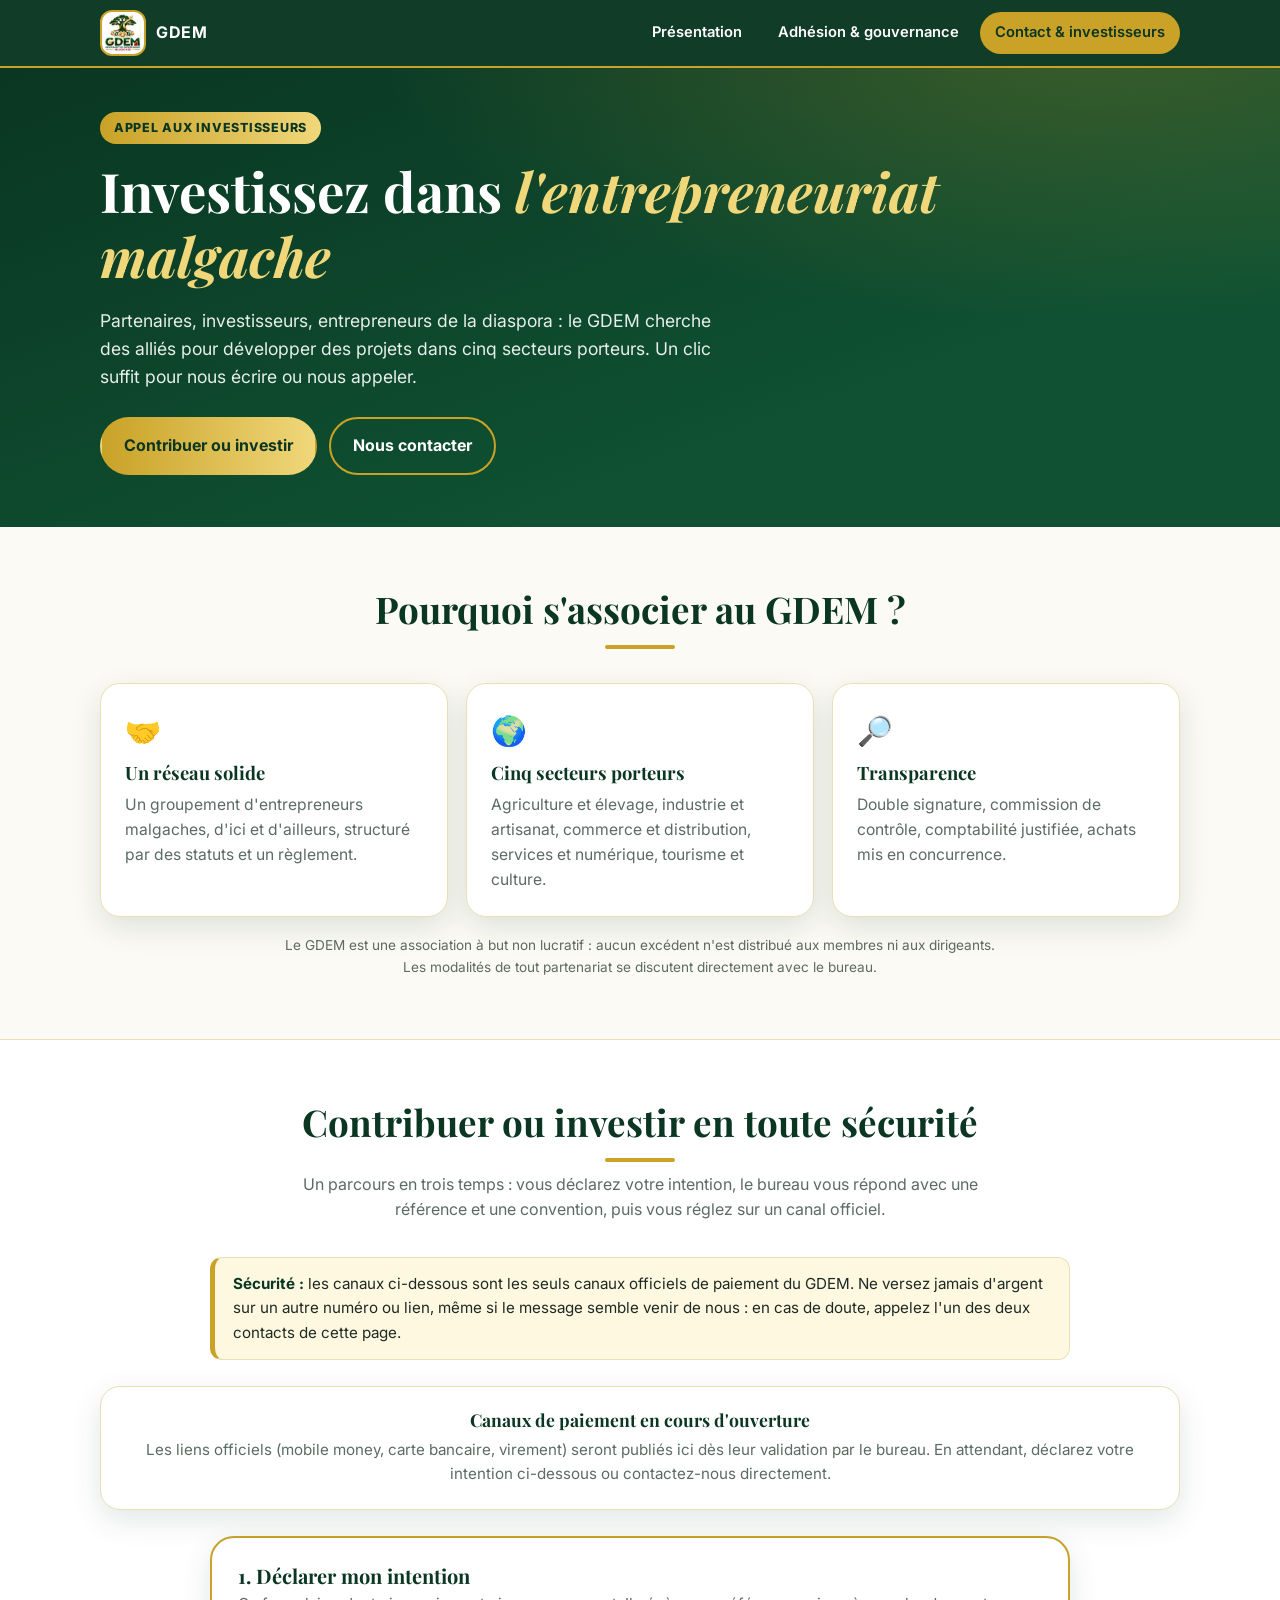
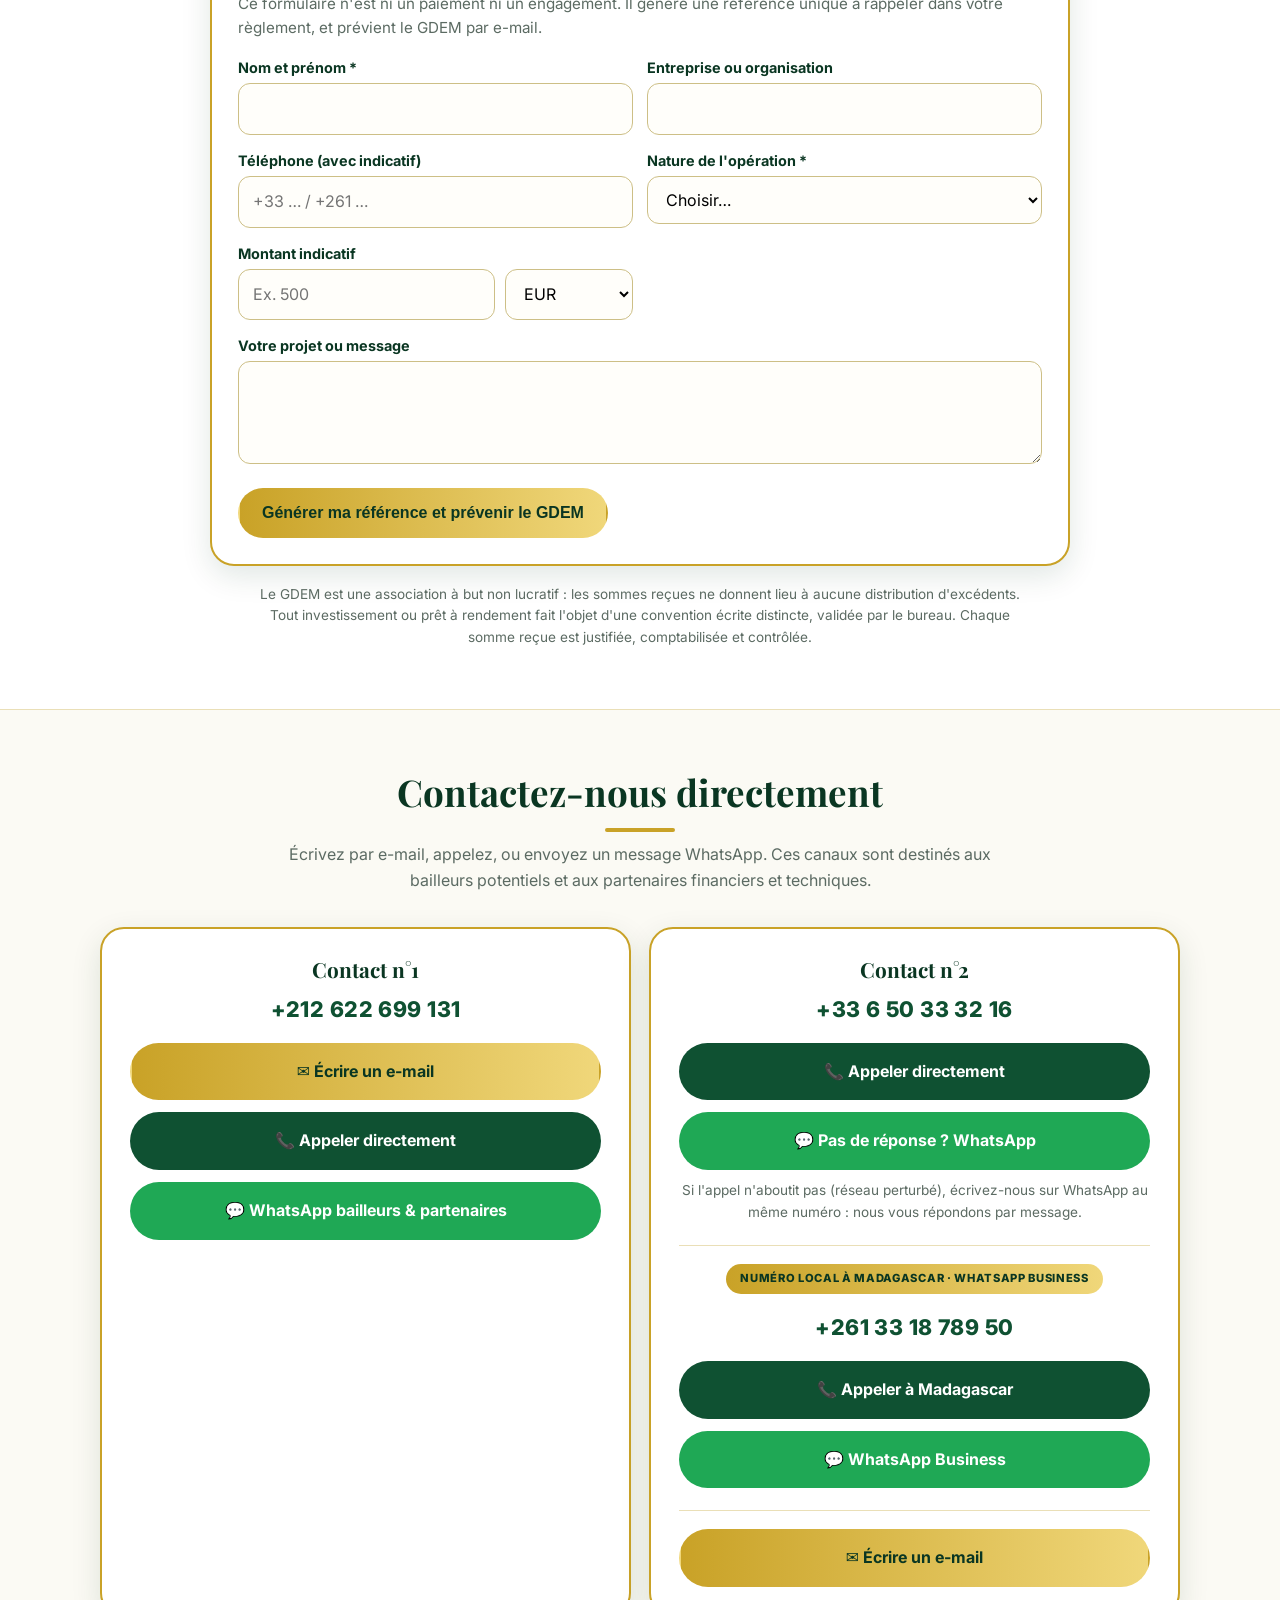
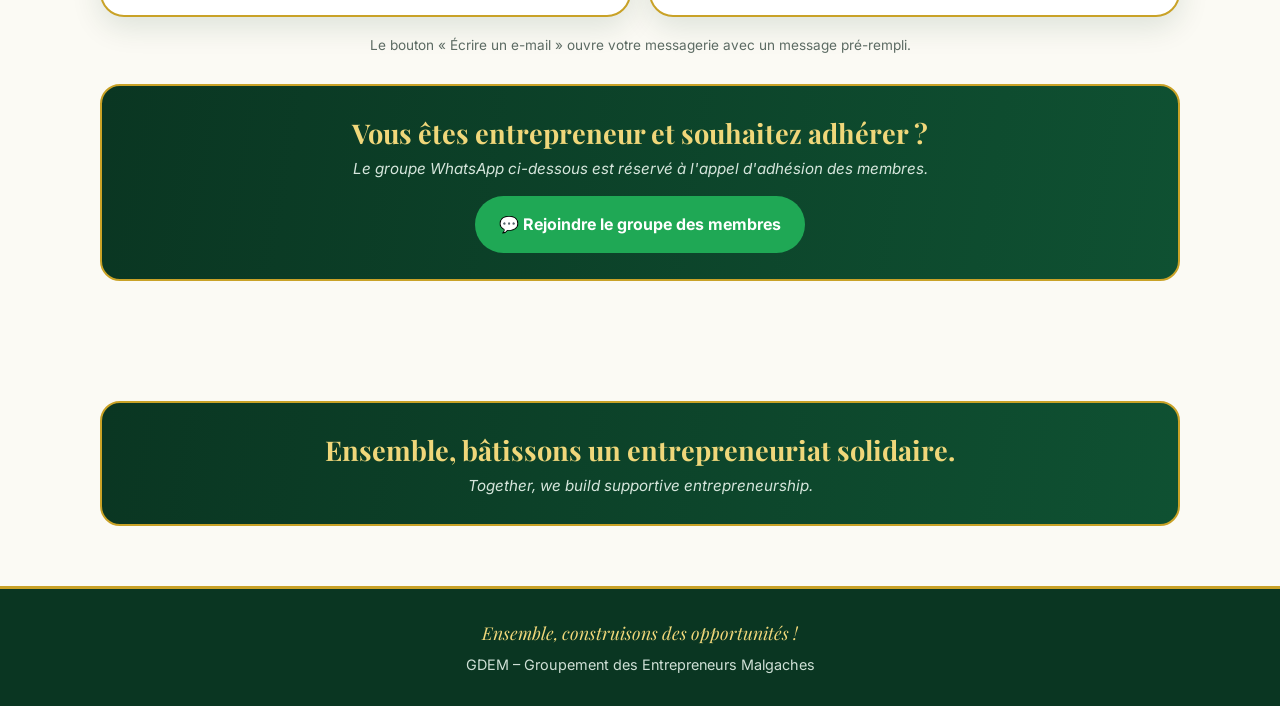
<file: contact[1].html>
<!doctype html>
<html lang="fr">
<head>
<meta charset="utf-8">
<meta name="viewport" content="width=device-width,initial-scale=1">
<title>Contact et investisseurs – GDEM</title>
<meta name="description" content="Investisseurs et partenaires : rejoignez le GDEM. Écrivez-nous, appelez-nous ou contactez-nous sur WhatsApp.">
<link rel="icon" href="assets/favicon.png">
<link rel="preconnect" href="https://fonts.googleapis.com">
<link rel="preconnect" href="https://fonts.gstatic.com" crossorigin>
<link href="https://fonts.googleapis.com/css2?family=Inter:wght@400;600;700;800&family=Playfair+Display:ital,wght@0,600;0,700;1,500&display=swap" rel="stylesheet">
<link rel="stylesheet" href="style.css">
</head>
<body>

<header class="site">
  <div class="wrap">
    <a class="marque" href="index.html"><img src="assets/logo-gdem.jpg" alt="Logo GDEM"><span>GDEM</span></a>
    <nav class="principal" aria-label="Navigation principale">
      <a href="index.html">Présentation</a>
      <a href="adhesion.html">Adhésion &amp; gouvernance</a>
      <a href="contact.html" aria-current="page">Contact &amp; investisseurs</a>
    </nav>
  </div>
</header>

<main>
  <section class="hero hero-page">
    <div class="wrap">
      <span class="pastille">Appel aux investisseurs</span>
      <h1>Investissez dans <em>l'entrepreneuriat malgache</em></h1>
      <p class="lead">Partenaires, investisseurs, entrepreneurs de la diaspora : le GDEM cherche des alliés pour développer des projets dans cinq secteurs porteurs. Un clic suffit pour nous écrire ou nous appeler.</p>
      <div class="groupe-btn">
        <a class="btn btn-or" href="#paiement">Contribuer ou investir</a>
        <a class="btn btn-contour" href="#contacts">Nous contacter</a>
      </div>
    </div>
  </section>

  <section class="bloc">
    <div class="wrap">
      <div class="titre-section">
        <h2>Pourquoi s'associer au GDEM ?</h2>
        <div class="filet"></div>
      </div>
      <div class="grille g3">
        <article class="carte"><div class="icone" aria-hidden="true">🤝</div><h3>Un réseau solide</h3><p>Un groupement d'entrepreneurs malgaches, d'ici et d'ailleurs, structuré par des statuts et un règlement.</p></article>
        <article class="carte"><div class="icone" aria-hidden="true">🌍</div><h3>Cinq secteurs porteurs</h3><p>Agriculture et élevage, industrie et artisanat, commerce et distribution, services et numérique, tourisme et culture.</p></article>
        <article class="carte"><div class="icone" aria-hidden="true">🔎</div><h3>Transparence</h3><p>Double signature, commission de contrôle, comptabilité justifiée, achats mis en concurrence.</p></article>
      </div>
      <p class="note" style="max-width:720px;margin-inline:auto">Le GDEM est une association à but non lucratif : aucun excédent n'est distribué aux membres ni aux dirigeants. Les modalités de tout partenariat se discutent directement avec le bureau.</p>
    </div>
  </section>

  <section class="bloc alt" id="paiement">
    <div class="wrap">
      <div class="titre-section">
        <h2>Contribuer ou investir en toute sécurité</h2>
        <div class="filet"></div>
        <p>Un parcours en trois temps : vous déclarez votre intention, le bureau vous répond avec une référence et une convention, puis vous réglez sur un canal officiel.</p>
      </div>

      <div class="alerte"><b>Sécurité :</b> les canaux ci-dessous sont les seuls canaux officiels de paiement du GDEM. Ne versez jamais d'argent sur un autre numéro ou lien, même si le message semble venir de nous : en cas de doute, appelez l'un des deux contacts de cette page.</div>

      <div class="canaux" id="canaux">
        <div class="canal" style="grid-column:1/-1;text-align:center">
          <h3>Canaux de paiement en cours d'ouverture</h3>
          <p>Les liens officiels (mobile money, carte bancaire, virement) seront publiés ici dès leur validation par le bureau. En attendant, déclarez votre intention ci-dessous ou contactez-nous directement.</p>
        </div>
      </div>

      <form class="formulaire" id="form-intention" novalidate>
        <h3>1. Déclarer mon intention</h3>
        <p class="sous">Ce formulaire n'est ni un paiement ni un engagement. Il génère une référence unique à rappeler dans votre règlement, et prévient le GDEM par e-mail.</p>
        <div class="champs">
          <div class="champ"><label for="f-nom">Nom et prénom *</label><input id="f-nom" name="nom" autocomplete="name" required></div>
          <div class="champ"><label for="f-org">Entreprise ou organisation</label><input id="f-org" name="org" autocomplete="organization"></div>
          <div class="champ"><label for="f-tel">Téléphone (avec indicatif)</label><input id="f-tel" name="tel" type="tel" autocomplete="tel" placeholder="+33 … / +261 …"></div>
          <div class="champ"><label for="f-nature">Nature de l'opération *</label>
            <select id="f-nature" name="nature" required>
              <option value="">Choisir…</option>
              <option>Don ou contribution à la mission</option>
              <option>Partenariat ou sponsoring (facture)</option>
              <option>Investissement ou prêt (convention à établir)</option>
              <option>Droit d'adhésion et cotisation (membre)</option>
              <option>Autre (à préciser)</option>
            </select></div>
          <div class="champ"><label for="f-montant">Montant indicatif</label>
            <div class="ligne-montant">
              <input id="f-montant" name="montant" inputmode="decimal" placeholder="Ex. 500">
              <select id="f-devise" name="devise" aria-label="Devise"><option>EUR</option><option>USD</option><option>MGA</option></select>
            </div></div>
          <div class="champ plein"><label for="f-msg">Votre projet ou message</label><textarea id="f-msg" name="msg" rows="3"></textarea></div>
        </div>
        <p style="margin-top:16px"><button class="btn btn-or" type="submit">Générer ma référence et prévenir le GDEM</button></p>
        <div class="ref-box" id="ref-box" role="status" aria-live="polite">
          <p>Votre référence à rappeler dans tout règlement :</p>
          <div class="ref" id="ref-val"></div>
          <div class="groupe-btn" style="justify-content:center">
            <button class="btn btn-contour" type="button" id="ref-copier">Copier la référence</button>
            <a class="btn btn-or" id="ref-mail" href="#">✉️ Ouvrir l'e-mail à envoyer</a>
          </div>
          <p style="margin-top:10px">2. Le bureau vous répond avec une convention ou une facture. 3. Vous réglez sur un canal officiel en indiquant cette référence.</p>
        </div>
      </form>
      <p class="note" style="max-width:760px;margin-inline:auto">Le GDEM est une association à but non lucratif : les sommes reçues ne donnent lieu à aucune distribution d'excédents. Tout investissement ou prêt à rendement fait l'objet d'une convention écrite distincte, validée par le bureau. Chaque somme reçue est justifiée, comptabilisée et contrôlée.</p>
    </div>
  </section>

  <section class="bloc" id="contacts">
    <div class="wrap">
      <div class="titre-section">
        <h2>Contactez-nous directement</h2>
        <div class="filet"></div>
        <p>Écrivez par e-mail, appelez, ou envoyez un message WhatsApp. Ces canaux sont destinés aux bailleurs potentiels et aux partenaires financiers et techniques.</p>
      </div>
      <div class="grille g2">

        <article class="contact-carte">
          <h3>Contact n°1</h3>
          <div class="tel"><a href="tel:+212622699131">+212 622 699 131</a></div>
          <div class="groupe-btn">
            <a class="btn btn-or" href="mailto:gdem2027@gmail.com?subject=Investisseur%20-%20Prise%20de%20contact%20GDEM&amp;body=Bonjour%2C%0A%0AJe%20souhaite%20en%20savoir%20plus%20sur%20les%20opportunit%C3%A9s%20d%27investissement%20avec%20le%20GDEM.%0A%0ANom%20%3A%0AEntreprise%20%2F%20Organisation%20%3A%0AT%C3%A9l%C3%A9phone%20%3A%0A%0ACordialement">✉️ Écrire un e-mail</a>
            <a class="btn btn-vert" href="tel:+212622699131">📞 Appeler directement</a>
            <a class="btn btn-wa" href="https://wa.me/212622699131?text=Bonjour%2C%20je%20suis%20bailleur%20ou%20partenaire%20potentiel%20et%20je%20souhaite%20en%20savoir%20plus%20sur%20le%20GDEM." rel="noopener">💬 WhatsApp bailleurs &amp; partenaires</a>
          </div>
        </article>

        <article class="contact-carte">
          <h3>Contact n°2</h3>
          <div class="tel"><a href="tel:+33650333216">+33 6 50 33 32 16</a></div>
          <div class="groupe-btn">
            <a class="btn btn-vert appel-secours" href="tel:+33650333216" data-wa="https://wa.me/33650333216?text=Bonjour%2C%20je%20vous%20ai%20appel%C3%A9%20sans%20r%C3%A9ponse.%20Je%20suis%20bailleur%20ou%20partenaire%20potentiel%20et%20je%20souhaite%20en%20savoir%20plus%20sur%20le%20GDEM.">📞 Appeler directement</a>
            <a class="btn btn-wa" href="https://wa.me/33650333216?text=Bonjour%2C%20je%20vous%20ai%20appel%C3%A9%20sans%20r%C3%A9ponse.%20Je%20suis%20bailleur%20ou%20partenaire%20potentiel%20et%20je%20souhaite%20en%20savoir%20plus%20sur%20le%20GDEM." rel="noopener">💬 Pas de réponse ? WhatsApp</a>
          </div>
          <p class="note" style="margin-top:10px">Si l'appel n'aboutit pas (réseau perturbé), écrivez-nous sur WhatsApp au même numéro : nous vous répondons par message.</p>
          <div class="alerte-retour" role="status" aria-live="polite" hidden>
            <b>Pas de réponse à votre appel ?</b> Basculez sur un message WhatsApp, nous vous répondrons dès que possible.
            <p style="margin-top:10px"><a class="btn btn-wa" href="#" id="wa-retour" target="_blank" rel="noopener">💬 Envoyer un message WhatsApp</a></p>
          </div>
          <hr style="border:0;border-top:1px solid #eadfb7;margin:22px 0 18px">
          <div class="pastille" style="margin-bottom:6px">Numéro local à Madagascar · WhatsApp Business</div>
          <div class="tel"><a href="tel:+261331878950">+261 33 18 789 50</a></div>
          <div class="groupe-btn">
            <a class="btn btn-vert" href="tel:+261331878950">📞 Appeler à Madagascar</a>
            <a class="btn btn-wa" href="https://wa.me/261331878950?text=Bonjour%2C%20je%20suis%20bailleur%20ou%20partenaire%20potentiel%20et%20je%20souhaite%20en%20savoir%20plus%20sur%20le%20GDEM." rel="noopener">💬 WhatsApp Business</a>
          </div>
          <hr style="border:0;border-top:1px solid #eadfb7;margin:22px 0 18px">
          <div class="groupe-btn">
            <a class="btn btn-or" href="mailto:racle394@gmail.com?subject=Investisseur%20-%20Prise%20de%20contact%20GDEM&amp;body=Bonjour%2C%0A%0AJe%20souhaite%20en%20savoir%20plus%20sur%20les%20opportunit%C3%A9s%20d%27investissement%20avec%20le%20GDEM.%0A%0ANom%20%3A%0AEntreprise%20%2F%20Organisation%20%3A%0AT%C3%A9l%C3%A9phone%20%3A%0A%0ACordialement">✉️ Écrire un e-mail</a>
          </div>
        </article>

      </div>
      <p class="note">Le bouton « Écrire un e-mail » ouvre votre messagerie avec un message pré-rempli.</p>
      <div class="bandeau" style="margin-top:28px">
        <strong>Vous êtes entrepreneur et souhaitez adhérer ?</strong>
        <span>Le groupe WhatsApp ci-dessous est réservé à l'appel d'adhésion des membres.</span>
        <p style="margin-top:14px"><a class="btn btn-wa" href="https://chat.whatsapp.com/DcXFPqYt7xx4uVfMq7KmKy" target="_blank" rel="noopener">💬 Rejoindre le groupe des membres</a></p>
      </div>
    </div>
  </section>

  <section class="bloc">
    <div class="wrap">
      <div class="bandeau">
        <strong>Ensemble, bâtissons un entrepreneuriat solidaire.</strong>
        <span>Together, we build supportive entrepreneurship.</span>
      </div>
    </div>
  </section>
</main>

<footer class="site">
  <div class="wrap">
    <div class="devise">Ensemble, construisons des opportunités !</div>
    <div>GDEM – Groupement des Entrepreneurs Malgaches</div>
  </div>
</footer>

<script>
(function(){
  // Repli automatique : au retour de l'appareil téléphone, proposer WhatsApp si l'appel n'a pas abouti
  var btn=document.querySelector(".appel-secours"),box=document.querySelector(".alerte-retour"),link=document.getElementById("wa-retour");
  if(!btn||!box) return;
  var parti=false;
  btn.addEventListener("click",function(){parti=true;link.setAttribute("href",btn.getAttribute("data-wa"))});
  document.addEventListener("visibilitychange",function(){
    if(document.visibilityState==="visible"&&parti){parti=false;box.hidden=false;box.scrollIntoView({block:"center",behavior:"smooth"})}
  });
  window.addEventListener("pageshow",function(e){if(parti&&e.persisted){parti=false;box.hidden=false}});
})();
</script>

<script>
(function(){
  var MAILS="gdem2027@gmail.com,racle394@gmail.com";
  function esc(s){return String(s).replace(/[&<>"]/g,function(c){return {"&":"&amp;","<":"&lt;",">":"&gt;",'"':"&quot;"}[c]})}
  function lien(u){return /^https:\/\//i.test(u)?u:""}

  // Canaux officiels lus dans paiements.json (seuls les canaux renseignés s'affichent)
  fetch("paiements.json",{cache:"no-cache"}).then(function(r){return r.json()}).then(function(cfg){
    var html="";
    (cfg.canaux||[]).forEach(function(c){
      var u=lien(c.url||""); if(!u) return;
      html+='<div class="canal"><span class="public">'+esc(c.public||"")+'</span><h3>'+esc(c.titre)+'</h3><p>'+esc(c.description||"")+'</p>'
          +'<a class="btn btn-vert" href="'+esc(u)+'" target="_blank" rel="noopener noreferrer">'+esc(c.bouton||"Payer")+'</a></div>';
    });
    var v=cfg.virement||{};
    if(v.iban_ou_rib){
      html+='<div class="canal"><span class="public">Montants importants</span><h3>Virement bancaire</h3><dl>'
        +'<dt>Bénéficiaire</dt><dd>'+esc(v.beneficiaire||"")+'</dd><dt>Banque</dt><dd>'+esc(v.banque||"")+'</dd>'
        +'<dt>IBAN / RIB</dt><dd>'+esc(v.iban_ou_rib)+'</dd><dt>BIC / SWIFT</dt><dd>'+esc(v.bic_swift||"")+'</dd></dl>'
        +'<p>Indiquez votre référence GDEM en libellé.</p></div>';
    }
    if(html) document.getElementById("canaux").innerHTML=html;
  }).catch(function(){});

  // Référence unique + e-mail pré-rempli
  var form=document.getElementById("form-intention");
  function reference(){
    var d=new Date(),a="ABCDEFGHJKLMNPQRSTUVWXYZ23456789",r="";
    for(var i=0;i<4;i++) r+=a.charAt(Math.floor(Math.random()*a.length));
    var p=function(n){return String(n).padStart(2,"0")};
    return "GDEM-"+String(d.getFullYear()).slice(2)+p(d.getMonth()+1)+p(d.getDate())+"-"+r;
  }
  form.addEventListener("submit",function(e){
    e.preventDefault();
    var f=form.elements;
    if(!f.nom.value.trim()||!f.nature.value){
      (f.nom.value.trim()?f.nature:f.nom).focus();
      alert("Merci de renseigner votre nom et la nature de l'opération.");return;
    }
    var ref=reference();
    var corps=["Bonjour,","","Je souhaite être contacté(e) au sujet de l'opération suivante.","",
      "Référence : "+ref,"Nom : "+f.nom.value.trim(),"Organisation : "+(f.org.value.trim()||"-"),
      "Téléphone : "+(f.tel.value.trim()||"-"),"Nature : "+f.nature.value,
      "Montant indicatif : "+(f.montant.value.trim()?f.montant.value.trim()+" "+f.devise.value:"-"),
      "Message : "+(f.msg.value.trim()||"-"),"","Cordialement"].join("\n");
    var href="mailto:"+MAILS+"?subject="+encodeURIComponent("Intention GDEM "+ref)+"&body="+encodeURIComponent(corps);
    document.getElementById("ref-val").textContent=ref;
    document.getElementById("ref-mail").setAttribute("href",href);
    document.getElementById("ref-box").classList.add("visible");
    window.location.href=href;
  });
  document.getElementById("ref-copier").addEventListener("click",function(){
    var t=document.getElementById("ref-val").textContent,b=this;
    (navigator.clipboard?navigator.clipboard.writeText(t):Promise.reject()).then(function(){b.textContent="Référence copiée ✓"}).catch(function(){b.textContent=t});
  });
})();
</script>

<div class="barre-appel">
  <a class="b1" href="tel:+212622699131">📞 Appeler</a>
  <a class="b2" href="https://wa.me/212622699131" rel="noopener">WhatsApp</a>
</div>
</body>
</html>
</file>
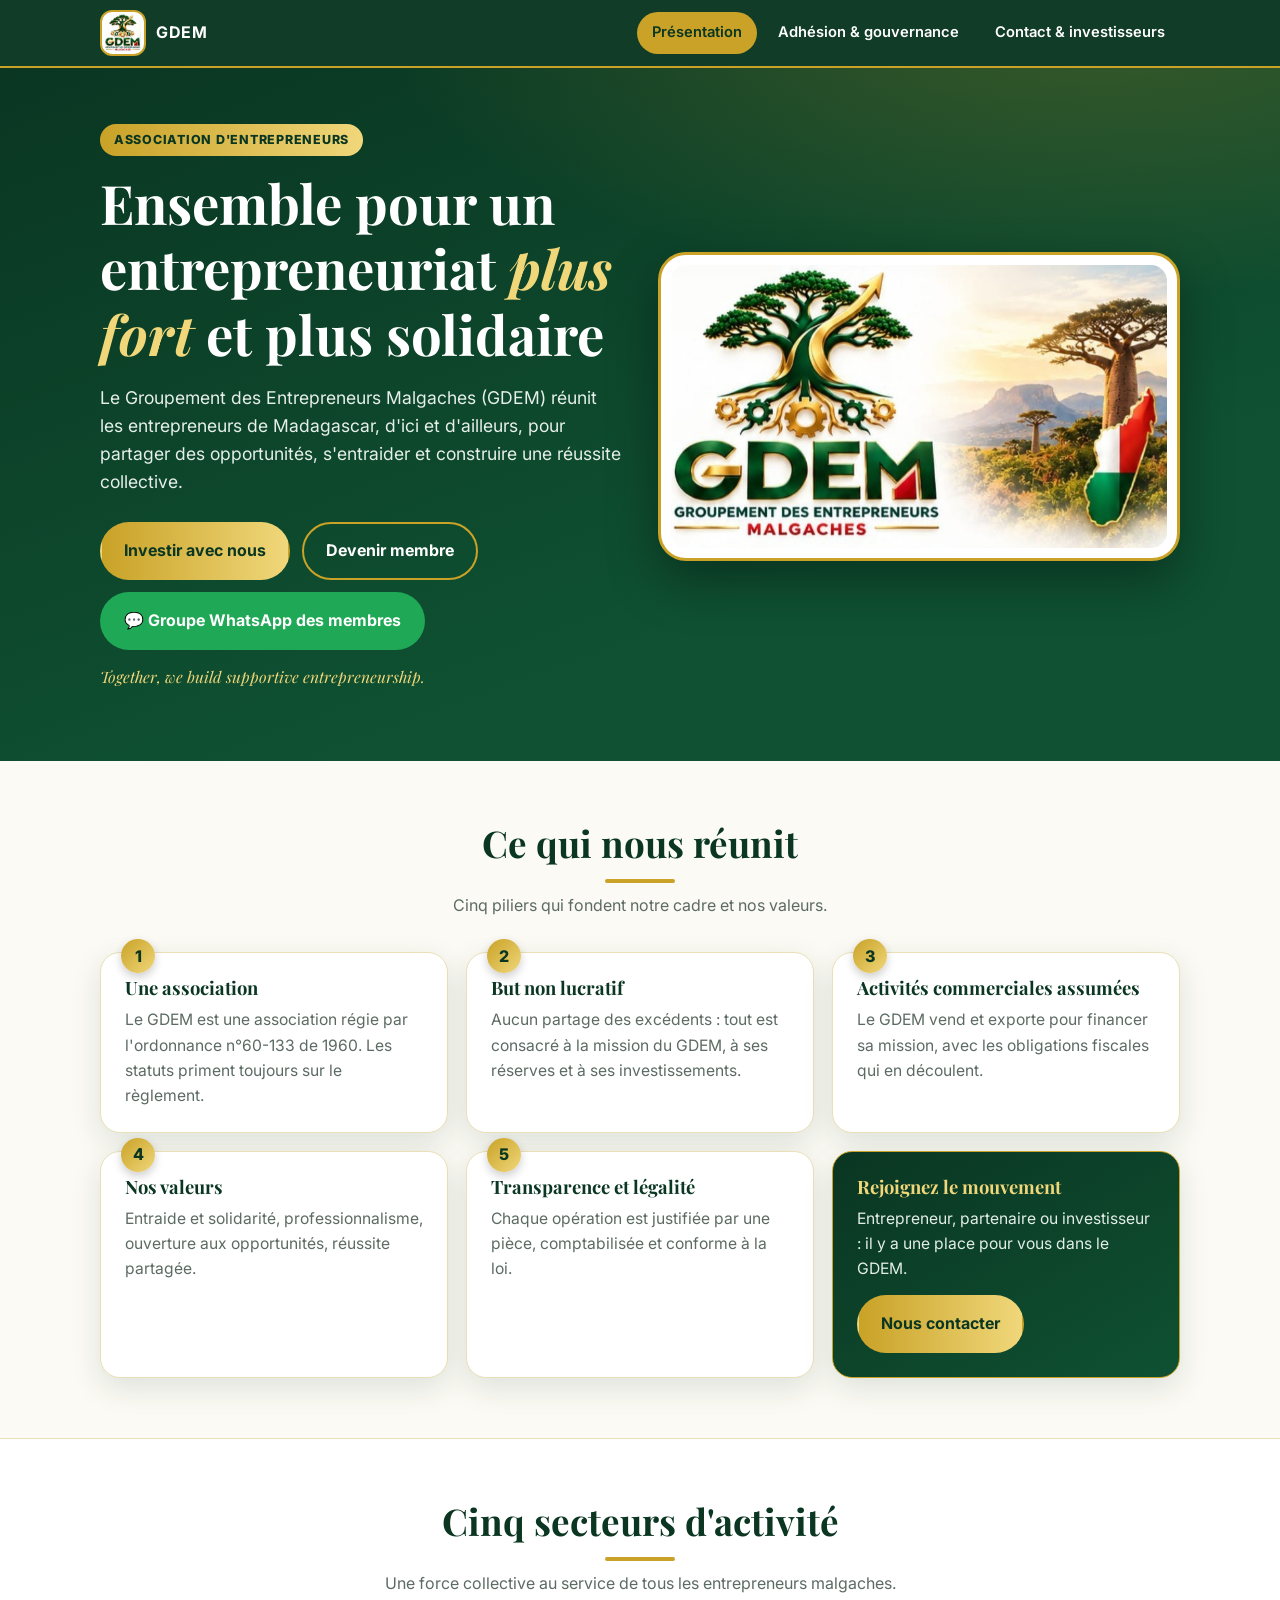
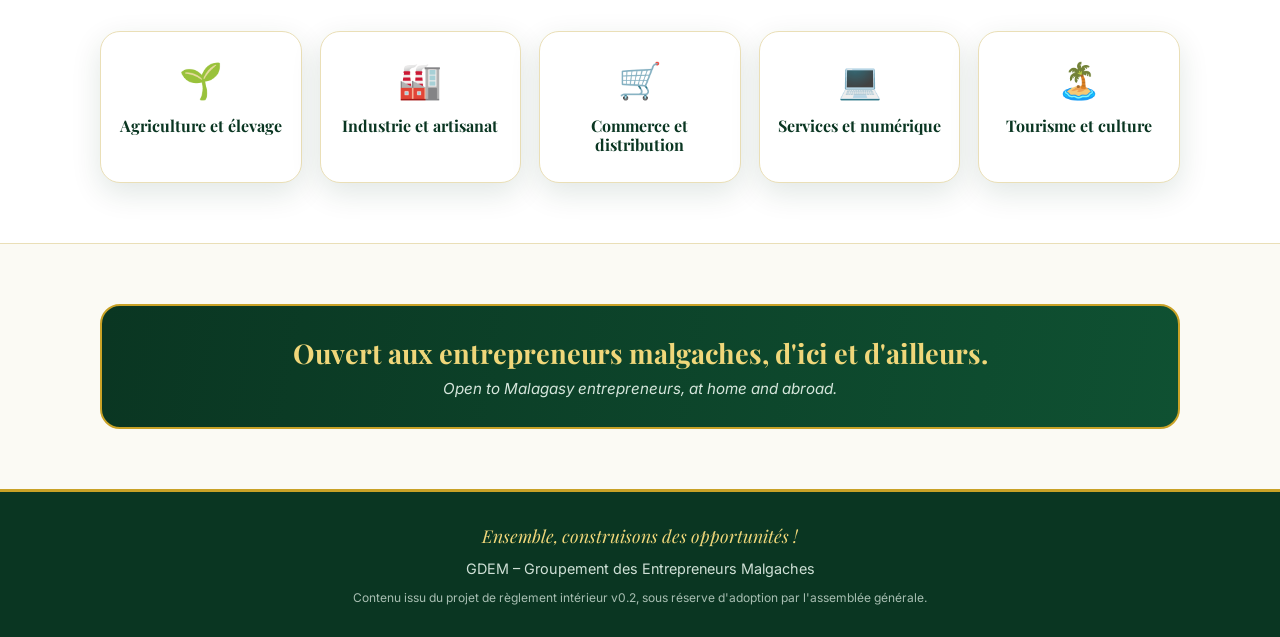
<file: index[1].html>
<!doctype html>
<html lang="fr">
<head>
<meta charset="utf-8">
<meta name="viewport" content="width=device-width,initial-scale=1">
<title>GDEM – Groupement des Entrepreneurs Malgaches</title>
<meta name="description" content="Le GDEM rassemble les entrepreneurs malgaches, d'ici et d'ailleurs, autour d'un entrepreneuriat plus fort et plus solidaire. Association à but non lucratif.">
<meta property="og:title" content="GDEM – Groupement des Entrepreneurs Malgaches">
<meta property="og:description" content="Ensemble pour un entrepreneuriat plus fort et plus solidaire.">
<meta property="og:image" content="assets/banniere-gdem.jpg">
<link rel="icon" href="assets/favicon.png">
<link rel="preconnect" href="https://fonts.googleapis.com">
<link rel="preconnect" href="https://fonts.gstatic.com" crossorigin>
<link href="https://fonts.googleapis.com/css2?family=Inter:wght@400;600;700;800&family=Playfair+Display:ital,wght@0,600;0,700;1,500&display=swap" rel="stylesheet">
<link rel="stylesheet" href="style.css">
</head>
<body>

<header class="site">
  <div class="wrap">
    <a class="marque" href="index.html"><img src="assets/logo-gdem.jpg" alt="Logo GDEM"><span>GDEM</span></a>
    <nav class="principal" aria-label="Navigation principale">
      <a href="index.html" aria-current="page">Présentation</a>
      <a href="adhesion.html">Adhésion &amp; gouvernance</a>
      <a href="contact.html">Contact &amp; investisseurs</a>
    </nav>
  </div>
</header>

<main>
  <section class="hero">
    <div class="wrap">
      <div>
        <span class="pastille">Association d'entrepreneurs</span>
        <h1>Ensemble pour un entrepreneuriat <em>plus fort</em> et plus solidaire</h1>
        <p class="lead">Le Groupement des Entrepreneurs Malgaches (GDEM) réunit les entrepreneurs de Madagascar, d'ici et d'ailleurs, pour partager des opportunités, s'entraider et construire une réussite collective.</p>
        <div class="groupe-btn">
          <a class="btn btn-or" href="contact.html">Investir avec nous</a>
          <a class="btn btn-contour" href="adhesion.html">Devenir membre</a>
          <a class="btn btn-wa" href="https://chat.whatsapp.com/DcXFPqYt7xx4uVfMq7KmKy" target="_blank" rel="noopener">💬 Groupe WhatsApp des membres</a>
        </div>
        <p class="en">Together, we build supportive entrepreneurship.</p>
      </div>
      <div class="carte-logo"><img src="assets/banniere-gdem.jpg" alt="GDEM – Groupement des Entrepreneurs Malgaches : baobab, engrenages et carte de Madagascar" width="738" height="422"></div>
    </div>
  </section>

  <section class="bloc">
    <div class="wrap">
      <div class="titre-section">
        <h2>Ce qui nous réunit</h2>
        <div class="filet"></div>
        <p>Cinq piliers qui fondent notre cadre et nos valeurs.</p>
      </div>
      <div class="grille g3">
        <article class="carte"><span class="num">1</span><h3>Une association</h3><p>Le GDEM est une association régie par l'ordonnance n°60-133 de 1960. Les statuts priment toujours sur le règlement.</p></article>
        <article class="carte"><span class="num">2</span><h3>But non lucratif</h3><p>Aucun partage des excédents : tout est consacré à la mission du GDEM, à ses réserves et à ses investissements.</p></article>
        <article class="carte"><span class="num">3</span><h3>Activités commerciales assumées</h3><p>Le GDEM vend et exporte pour financer sa mission, avec les obligations fiscales qui en découlent.</p></article>
        <article class="carte"><span class="num">4</span><h3>Nos valeurs</h3><p>Entraide et solidarité, professionnalisme, ouverture aux opportunités, réussite partagée.</p></article>
        <article class="carte"><span class="num">5</span><h3>Transparence et légalité</h3><p>Chaque opération est justifiée par une pièce, comptabilisée et conforme à la loi.</p></article>
        <article class="carte" style="background:linear-gradient(150deg,var(--vert-fonce),var(--vert));border-color:var(--or)">
          <h3 style="color:var(--or-clair)">Rejoignez le mouvement</h3>
          <p style="color:#e3eee7">Entrepreneur, partenaire ou investisseur : il y a une place pour vous dans le GDEM.</p>
          <p style="margin-top:14px"><a class="btn btn-or" href="contact.html">Nous contacter</a></p>
        </article>
      </div>
    </div>
  </section>

  <section class="bloc alt">
    <div class="wrap">
      <div class="titre-section">
        <h2>Cinq secteurs d'activité</h2>
        <div class="filet"></div>
        <p>Une force collective au service de tous les entrepreneurs malgaches.</p>
      </div>
      <div class="grille g5">
        <article class="carte secteur"><div class="icone" aria-hidden="true">🌱</div><h3>Agriculture et élevage</h3></article>
        <article class="carte secteur"><div class="icone" aria-hidden="true">🏭</div><h3>Industrie et artisanat</h3></article>
        <article class="carte secteur"><div class="icone" aria-hidden="true">🛒</div><h3>Commerce et distribution</h3></article>
        <article class="carte secteur"><div class="icone" aria-hidden="true">💻</div><h3>Services et numérique</h3></article>
        <article class="carte secteur"><div class="icone" aria-hidden="true">🏝️</div><h3>Tourisme et culture</h3></article>
      </div>
    </div>
  </section>

  <section class="bloc">
    <div class="wrap">
      <div class="bandeau">
        <strong>Ouvert aux entrepreneurs malgaches, d'ici et d'ailleurs.</strong>
        <span>Open to Malagasy entrepreneurs, at home and abroad.</span>
      </div>
    </div>
  </section>
</main>

<footer class="site">
  <div class="wrap">
    <div class="devise">Ensemble, construisons des opportunités !</div>
    <div>GDEM – Groupement des Entrepreneurs Malgaches</div>
    <small>Contenu issu du projet de règlement intérieur v0.2, sous réserve d'adoption par l'assemblée générale.</small>
  </div>
</footer>

<div class="barre-appel">
  <a class="b1" href="contact.html">Investir</a>
  <a class="b2" href="https://chat.whatsapp.com/DcXFPqYt7xx4uVfMq7KmKy" target="_blank" rel="noopener">Groupe membres</a>
</div>
</body>
</html>
</file>
<file: style.css>
:root{
  --vert:#0f5132;--vert-fonce:#0a3622;--vert-clair:#1d7a4d;
  --or:#c9a227;--or-clair:#f0d77a;--ivoire:#fbfaf4;--texte:#1d2b24;--gris:#5c6b63;
  --rayon:20px;--ombre:0 10px 30px rgba(10,54,34,.12);
}
*{box-sizing:border-box;margin:0;padding:0}
html{scroll-behavior:smooth}
body{font-family:'Inter',system-ui,sans-serif;color:var(--texte);background:var(--ivoire);line-height:1.6;-webkit-text-size-adjust:100%}
h1,h2,h3{font-family:'Playfair Display',Georgia,serif;line-height:1.2;color:var(--vert-fonce)}
a{color:inherit}
.wrap{width:min(1080px,100% - 32px);margin-inline:auto}

/* En-tête */
header.site{position:sticky;top:0;z-index:50;background:rgba(10,54,34,.97);backdrop-filter:blur(6px);border-bottom:2px solid var(--or)}
header.site .wrap{display:flex;align-items:center;justify-content:space-between;gap:12px;padding-block:10px;flex-wrap:wrap}
.marque{display:flex;align-items:center;gap:10px;text-decoration:none;color:#fff;font-weight:700;letter-spacing:.04em}
.marque img{width:46px;height:46px;border-radius:12px;object-fit:contain;background:#fff;border:2px solid var(--or);padding:2px}
nav.principal{display:flex;gap:6px;flex-wrap:wrap}
nav.principal a{color:#fff;text-decoration:none;font-size:.92rem;font-weight:600;padding:8px 14px;border-radius:999px;border:1px solid transparent}
nav.principal a:hover{border-color:var(--or)}
nav.principal a[aria-current="page"]{background:var(--or);color:var(--vert-fonce)}

/* Héros */
.hero{background:radial-gradient(1200px 500px at 85% -10%,rgba(201,162,39,.25),transparent 60%),linear-gradient(160deg,var(--vert-fonce),var(--vert) 70%);color:#fff;padding:56px 0 72px;position:relative;overflow:hidden}
.hero .wrap{display:grid;grid-template-columns:1fr 1fr;gap:36px;align-items:center}
.hero h1{color:#fff;font-size:clamp(2rem,5.2vw,3.4rem)}
.hero h1 em{color:var(--or-clair);font-style:italic}
.hero p.lead{margin:18px 0 26px;font-size:1.1rem;color:#e6efe9;max-width:56ch}
.hero .en{font-family:'Playfair Display',serif;font-style:italic;color:var(--or-clair);margin-top:14px;font-size:.98rem}
.carte-logo{background:#fff;border-radius:28px;padding:10px;box-shadow:0 20px 50px rgba(0,0,0,.35);border:3px solid var(--or);max-width:540px;justify-self:center;overflow:hidden}
.carte-logo img{width:100%;height:auto;display:block;border-radius:16px}
.hero-page{padding:44px 0 52px}
.hero-page .wrap{display:block}
.pastille{display:inline-block;background:linear-gradient(90deg,var(--or),var(--or-clair));color:var(--vert-fonce);font-weight:800;letter-spacing:.06em;font-size:.78rem;padding:6px 14px;border-radius:999px;margin-bottom:14px;text-transform:uppercase}

/* Boutons */
.btn{display:inline-flex;align-items:center;gap:10px;padding:14px 22px;border-radius:999px;font-weight:700;text-decoration:none;border:2px solid transparent;font-size:1rem;transition:transform .15s,box-shadow .15s;cursor:pointer;min-height:48px}
.btn:hover{transform:translateY(-2px);box-shadow:0 8px 20px rgba(0,0,0,.2)}
.btn-or{background:linear-gradient(90deg,var(--or),var(--or-clair));color:var(--vert-fonce)}
.btn-vert{background:var(--vert);color:#fff}
.btn-contour{border-color:var(--or);color:#fff;background:transparent}
.btn-wa{background:#1fa855;color:#fff}
.groupe-btn{display:flex;flex-wrap:wrap;gap:12px}

/* Sections */
section.bloc{padding:60px 0}
section.bloc.alt{background:#fff;border-block:1px solid #eadfb7}
.titre-section{text-align:center;max-width:720px;margin:0 auto 34px}
.titre-section h2{font-size:clamp(1.6rem,3.6vw,2.3rem)}
.titre-section p{color:var(--gris);margin-top:10px}
.filet{width:70px;height:4px;border-radius:4px;background:var(--or);margin:14px auto 0}

.grille{display:grid;gap:18px}
.g3{grid-template-columns:repeat(3,1fr)}
.g5{grid-template-columns:repeat(5,1fr)}
.g2{grid-template-columns:repeat(2,1fr)}
.carte{background:#fff;border:1px solid #eadfb7;border-radius:var(--rayon);padding:24px;box-shadow:var(--ombre);position:relative}
.carte h3{font-size:1.15rem;margin-bottom:8px}
.carte p{color:var(--gris);font-size:.98rem}
.carte .num{position:absolute;top:-14px;left:20px;width:34px;height:34px;border-radius:50%;background:linear-gradient(135deg,var(--or),var(--or-clair));color:var(--vert-fonce);font-weight:800;display:grid;place-items:center;box-shadow:0 4px 10px rgba(0,0,0,.2)}
.carte .art{display:inline-block;margin-top:10px;font-size:.75rem;font-weight:700;color:var(--or);letter-spacing:.05em}
.icone{font-size:1.8rem;margin-bottom:8px}
.secteur{text-align:center;padding:20px 12px}
.secteur .icone{font-size:2.2rem}
.secteur h3{font-size:1rem}

.bandeau{background:linear-gradient(100deg,var(--vert-fonce),var(--vert));color:#fff;border-radius:var(--rayon);padding:26px 30px;border:2px solid var(--or);text-align:center}
.bandeau strong{display:block;font-family:'Playfair Display',serif;font-size:clamp(1.2rem,3vw,1.7rem);color:var(--or-clair)}
.bandeau span{font-style:italic;color:#d6e6dc;font-size:.95rem}

/* Contact */
.contact-carte{background:#fff;border:2px solid var(--or);border-radius:24px;padding:28px;box-shadow:var(--ombre);text-align:center}
.contact-carte h3{font-size:1.3rem}
.contact-carte .tel{font-size:1.35rem;font-weight:800;color:var(--vert);margin:10px 0 16px;letter-spacing:.02em}
.contact-carte .tel a{text-decoration:none}
.contact-carte .groupe-btn{justify-content:center;flex-direction:column;align-items:stretch}
.contact-carte .btn{justify-content:center}
.note{font-size:.85rem;color:var(--gris);text-align:center;margin-top:18px}
.liste-ok{list-style:none;display:grid;gap:10px;max-width:760px;margin:0 auto}
.liste-ok li{background:#fff;border:1px solid #eadfb7;border-left:5px solid var(--or);border-radius:12px;padding:14px 18px}
.liste-ok b{color:var(--vert)}

footer.site{background:var(--vert-fonce);color:#cfe0d6;padding:30px 0;border-top:3px solid var(--or);text-align:center;font-size:.9rem}
footer.site .devise{font-family:'Playfair Display',serif;font-style:italic;color:var(--or-clair);font-size:1.1rem;margin-bottom:6px}
footer.site small{display:block;margin-top:8px;opacity:.8}

/* Barre d'appel flottante (mobile) */
.barre-appel{display:none}

@media (max-width:860px){
  .hero .wrap{grid-template-columns:1fr}
  .carte-logo{max-width:100%;order:-1}
  .g3,.g2{grid-template-columns:1fr}
  .g5{grid-template-columns:repeat(2,1fr)}
  section.bloc{padding:44px 0}
  .barre-appel{display:flex;position:fixed;bottom:0;left:0;right:0;z-index:60;background:var(--vert-fonce);border-top:2px solid var(--or);padding:8px 12px;gap:8px}
  .barre-appel a{flex:1;text-align:center;padding:12px 8px;border-radius:999px;font-weight:700;text-decoration:none;font-size:.9rem}
  .barre-appel .b1{background:linear-gradient(90deg,var(--or),var(--or-clair));color:var(--vert-fonce)}
  .barre-appel .b2{background:#1fa855;color:#fff}
  body{padding-bottom:66px}
}
@media (max-width:480px){.g5{grid-template-columns:1fr}.btn{width:100%;justify-content:center}}

/* Paiement */
.alerte{background:#fff8e1;border:1px solid #eadfb7;border-left:5px solid var(--or);border-radius:12px;padding:14px 18px;max-width:860px;margin:0 auto 26px;font-size:.95rem}
.alerte b{color:var(--vert-fonce)}
.canaux{display:grid;grid-template-columns:repeat(auto-fit,minmax(260px,1fr));gap:18px;margin-bottom:26px}
.canal{background:#fff;border:1px solid #eadfb7;border-radius:var(--rayon);padding:22px;box-shadow:var(--ombre);display:flex;flex-direction:column;gap:8px}
.canal h3{font-size:1.1rem}
.canal .public{font-size:.78rem;font-weight:800;letter-spacing:.05em;text-transform:uppercase;color:var(--or)}
.canal p{color:var(--gris);font-size:.95rem;flex:1}
.canal dl{display:grid;grid-template-columns:auto 1fr;gap:4px 12px;font-size:.92rem}
.canal dt{font-weight:700;color:var(--vert-fonce)}
.canal dd{word-break:break-all}
.formulaire{background:#fff;border:2px solid var(--or);border-radius:24px;padding:26px;box-shadow:var(--ombre);max-width:860px;margin:0 auto}
.formulaire h3{font-size:1.25rem;margin-bottom:4px}
.formulaire .sous{color:var(--gris);font-size:.95rem;margin-bottom:16px}
.champs{display:grid;grid-template-columns:repeat(2,1fr);gap:14px}
.champs .plein{grid-column:1/-1}
.champ label{display:block;font-weight:700;font-size:.9rem;margin-bottom:4px;color:var(--vert-fonce)}
.champ input,.champ select,.champ textarea{width:100%;font:inherit;padding:12px 14px;border:1.5px solid #cdbf86;border-radius:12px;background:#fffefa;min-height:46px}
.champ input:focus,.champ select:focus,.champ textarea:focus{outline:3px solid rgba(201,162,39,.4);border-color:var(--or)}
.ligne-montant{display:grid;grid-template-columns:2fr 1fr;gap:10px}
.ref-box{display:none;margin-top:18px;background:var(--vert-fonce);color:#fff;border-radius:16px;padding:18px;text-align:center}
.ref-box.visible{display:block}
.ref-box .ref{font-family:ui-monospace,Menlo,Consolas,monospace;font-size:1.4rem;font-weight:800;color:var(--or-clair);letter-spacing:.06em;margin:6px 0 12px;word-break:break-all}
.ref-box p{font-size:.92rem;color:#d6e6dc}
@media (max-width:640px){.champs{grid-template-columns:1fr}}
section[id]{scroll-margin-top:90px}
.alerte-retour{margin-top:14px;background:#fff8e1;border:1px solid #eadfb7;border-left:5px solid #1fa855;border-radius:12px;padding:14px 16px;text-align:left;font-size:.95rem}
.alerte-retour[hidden]{display:none}
.contact-carte .pastille{font-size:.7rem}
</file>
